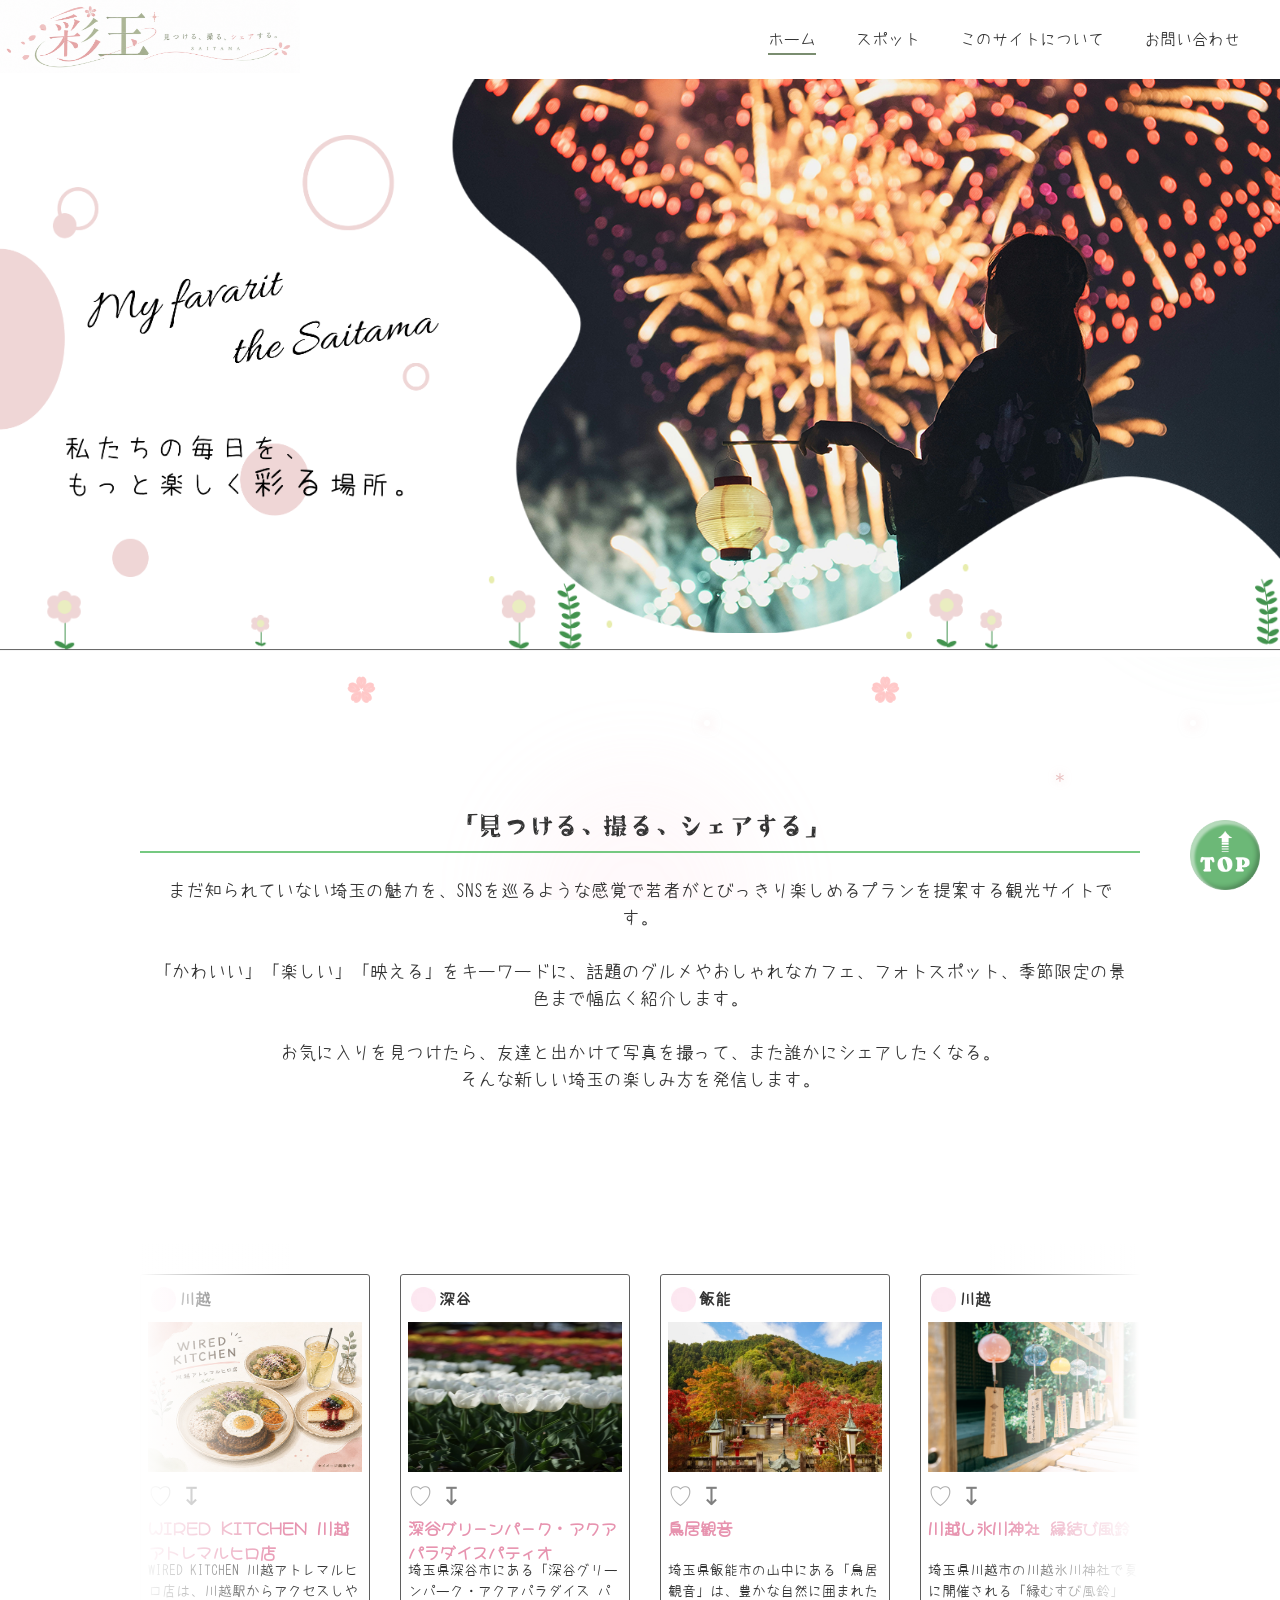
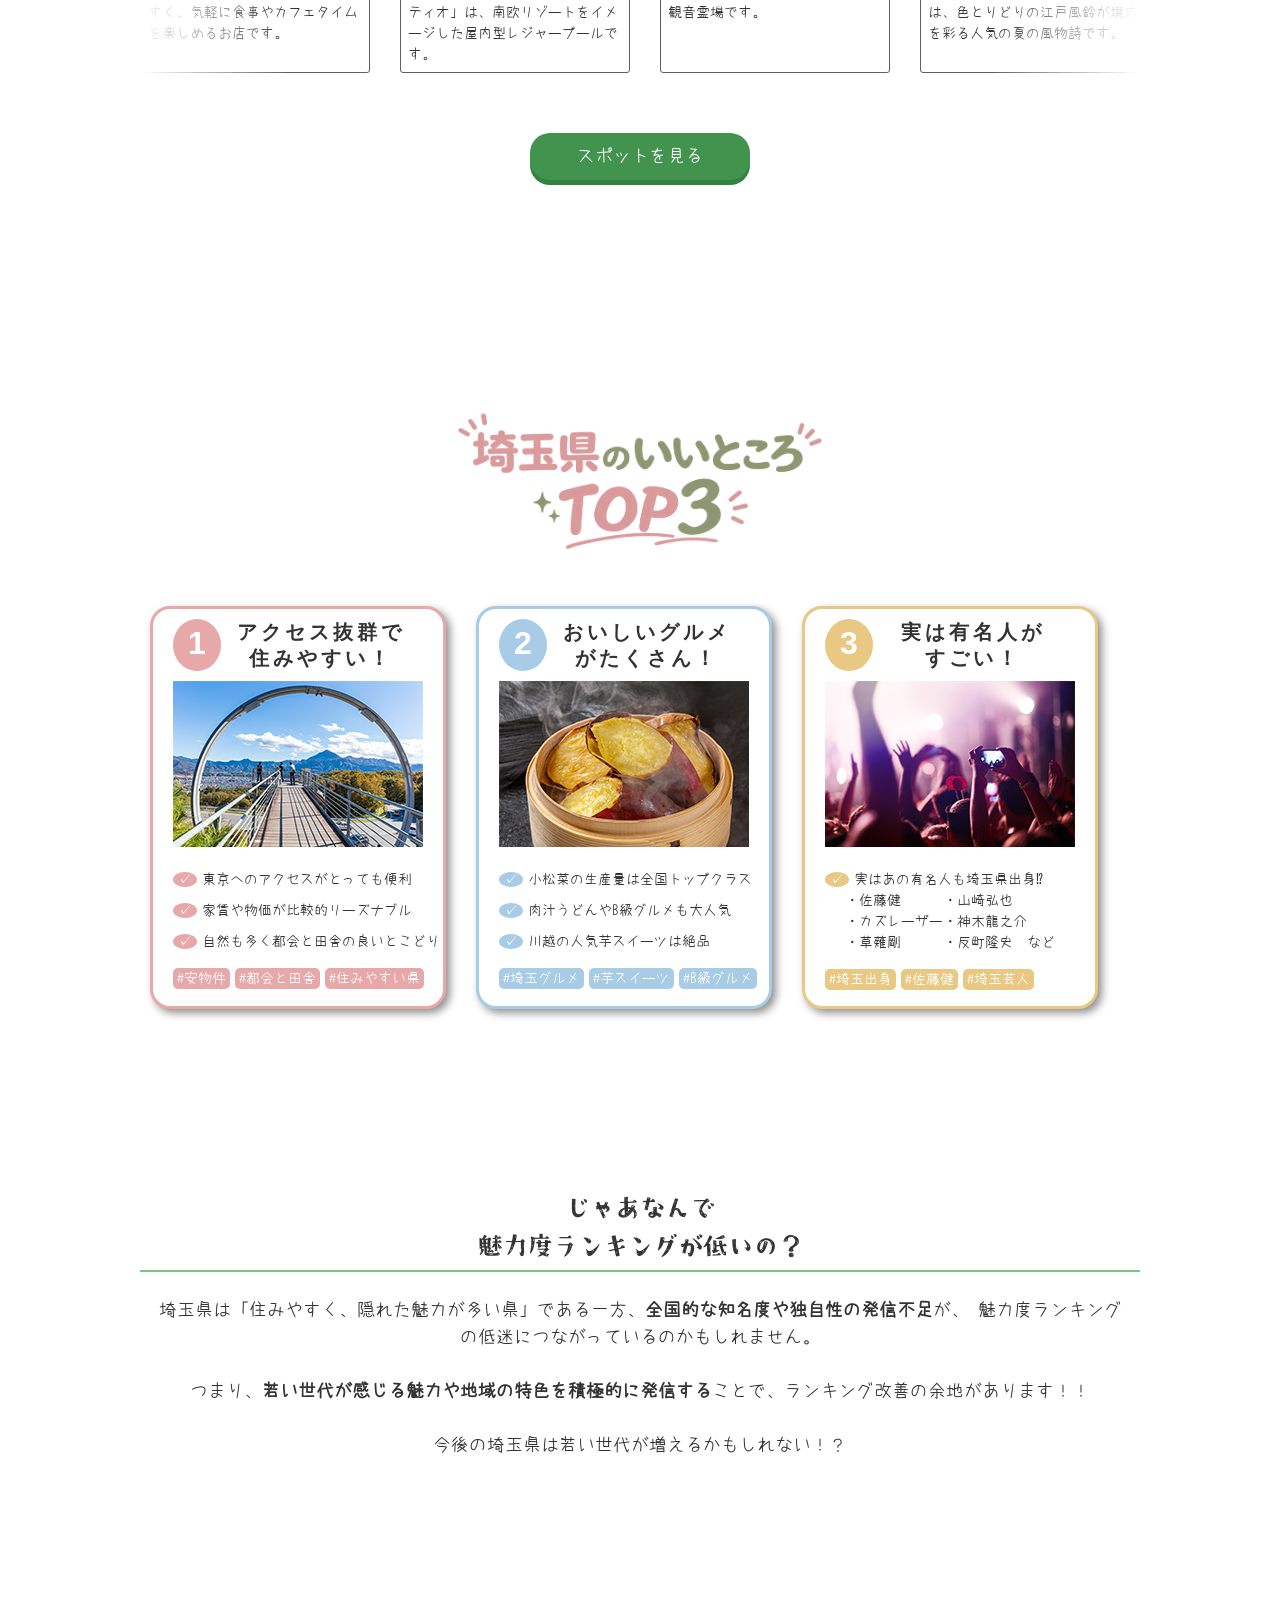
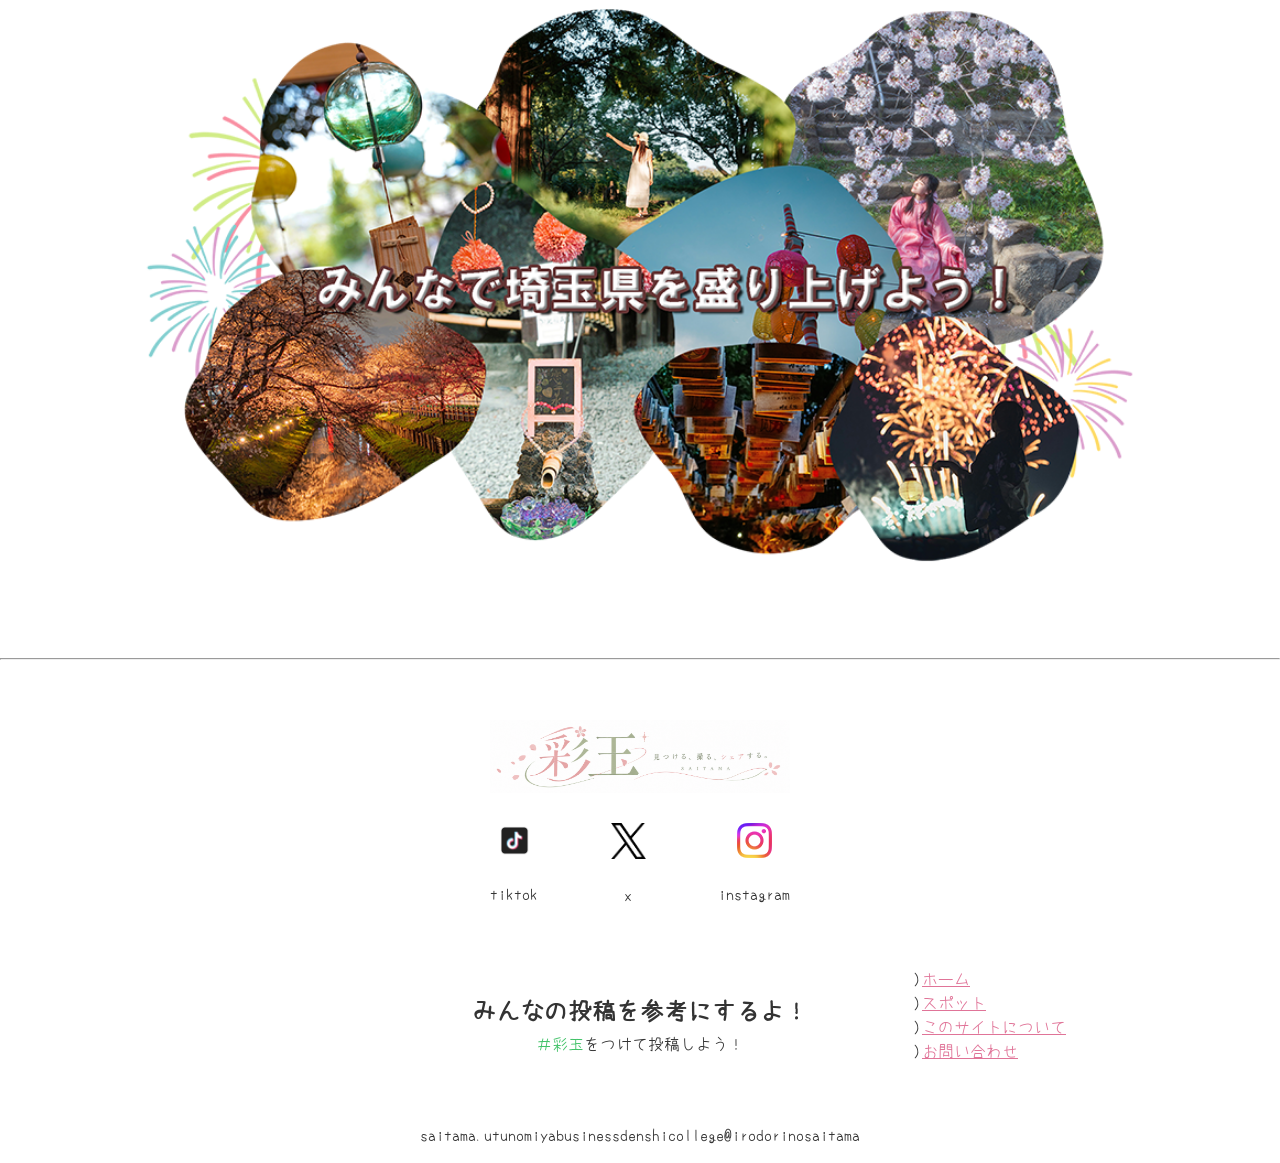
<file: index.html>
<!DOCTYPE html>
<html lang="ja">
<head>
    <meta charset="UTF-8">
    <meta name="viewport" content="width=device-width, initial-scale=1.0">
    <title>彩玉｜トップページ</title>
    <link rel="stylesheet" href="style.css">
    <link rel="icon" href="./img/fav.ico">
    <link rel="preconnect" href="https://fonts.googleapis.com">
<link rel="preconnect" href="https://fonts.gstatic.com" crossorigin>
<link href="https://fonts.googleapis.com/css2?family=Hachi+Maru+Pop&display=swap" rel="stylesheet">
</head>
<body>
      <!-- きらきら背景 -->
<div class="cute-bg">

    <!-- 大きな光 -->
    <div class="glow glow-pink"></div>
    <div class="glow glow-green"></div>
    <div class="glow glow-pink2"></div>

    <!-- キラキラ -->
    <span class="star star1"><img src="img/haikei_frower.png" style="width: 30px;"></span>
    
    <span class="star star3"><img src="img/haikei_frower.png" style="width: 30px;"></span>
    <span class="star star4">＊</span>
    <span class="star star5"><img src="img/haikei_frower.png" style="width: 30px;"></span>
    
    <span class="star star7"><img src="img/haikei_frower.png" style="width: 30px;"></span>
    <span class="star star8">＊</span>
    <span class="star star9"><img src="img/haikei_frower.png" style="width: 30px;"></span>
    
    <span class="star star11">＊</span>
    <span class="star star12">＊</span>

    <!-- 小さな光の粒 -->
    <i class="dot dot1"></i>
    <i class="dot dot2"></i>
    <i class="dot dot3"></i>
    <i class="dot dot4"></i>
    <i class="dot dot5"></i>
    <i class="dot dot6"></i>
    <i class="dot dot7"></i>
    <i class="dot dot8"></i>

</div>
    <a href="#" id="top-button">
        <img src="img/Group 44.png" alt="TOPに戻る">
    </a>
    <header>
        <a href="index.html"><img src="img/94432932-196e-4b25-ac85-ca7c07039156.png"></a>

        <div class="hamburger" id="hamburger">
            <span></span>
            <span></span>
            <span></span>
        </div>

        <nav id="nav">
            <ul>
                <li><a href="index.html" class="active">ホーム</a></li>
                <li><a href="spot.html">スポット</a></li>
                <li><a href="about.html">このサイトについて</a></li>
                <li><a href="contact.html">お問い合わせ</a></li>
            </ul>
        </nav>
    </header>

    <div class="overlay" id="overlay"></div>

    <!--パソコン-->
    <div id="pc_mainvisual">
        <ul>
            <li class="mv_right">
                <div class="mv_slider pc_slider">
                    <img src="img/mainvisual1.png">
                    <img src="img/mainvisual2.png">
                    <img src="img/mainvisual3.png">
                    <img src="img/mainvisual4.png">
                </div>
            </li>

            <li class="mv_left">
                <img src="img/Group 33.png">
            </li>
        </ul>

        <img src="img/Group 35.png" id="flower">
    </div>


    <!--スマホ-->
    <div id="sp_mainvisual">

        <div class="mv_slider sp_slider">
            <img src="img/sp_mainvisual1.png">
            <img src="img/sp_mainvisual2.png">
            <img src="img/sp_mainvisual3.png">
            <img src="img/sp_mainvisual4.png">
        </div>

        <img src="img/Group 37.png" class="sp_mainimg">

    </div>


    <div id="main_index">
        <div id="concept">
            <h3>「見つける、撮る、シェアする」</h3>
            <p>まだ知られていない埼玉の魅力を、SNSを巡るような感覚で若者がとびっきり楽しめるプランを提案する観光サイトです。<br><br>
                「かわいい」「楽しい」「映える」をキーワードに、話題のグルメやおしゃれなカフェ、フォトスポット、季節限定の景色まで幅広く紹介します。<br><br>
                お気に入りを見つけたら、友達と出かけて写真を撮って、また誰かにシェアしたくなる。<br>そんな新しい埼玉の楽しみ方を発信します。</p>
        </div>

        <div id="card">
            <div id="spot-carousel">
                <div id="spot-list"></div>
            </div>
            <a href="spot.html" id="button"><p>スポットを見る</p></a>
        </div>

        
        <div id="goodtop">
            <img src="img/ff6005fe-8a7e-411d-a6a6-f36455ff379c.png">
        </div>
        <div id="best">
            <div id="top1">
                <ul class="h12">
                    <li><h1>1</h1></li>
                    <li><h2>アクセス抜群で<br>住みやすい！</h2></li>
                </ul>
                <img src="img/AdobeStock_634514994.jpg">
                <ul class="check">
                    <li><span>✓</span>東京へのアクセスがとっても便利</li>
                    <li><span>✓</span>家賃や物価が比較的リーズナブル</li>
                    <li><span>✓</span>自然も多く都会と田舎の良いとこどり</li>
                </ul>
                <ul class="hassyu">
                    <li>#安物件</li>
                    <li>#都会と田舎</li>
                    <li>#住みやすい県</li>
                </ul>
            </div>
            <div id="top2">
                <ul class="h12">
                    <li><h1>2</h1></li>
                    <li><h2>おいしいグルメ<br>がたくさん！</h2></li>
                </ul>
                <img src="img/AdobeStock_294389123.jpg">
                <ul class="check">
                    <li><span>✓</span>小松菜の生産量は全国トップクラス</li>
                    <li><span>✓</span>肉汁うどんやB級グルメも大人気</li>
                    <li><span>✓</span>川越の人気芋スイーツは絶品</li>
                </ul>
                <ul class="hassyu">
                    <li>#埼玉グルメ</li>
                    <li>#芋スイーツ</li>
                    <li>#B級グルメ</li>
                </ul>
            </div>
            <div id="top3">
                <ul class="h12">
                    <li><h1>3</h1></li>
                    <li><h2>実は有名人が<br>すごい！</h2></li>
                </ul>
                <img src="img/AdobeStock_317662486.jpg">
                <ul class="check">
                    <li><span>✓</span>実はあの有名人も埼玉県出身⁉</li>
                    <p>・佐藤健　　　・山崎弘也<br>
                        ・カズレーザー・神木龍之介<br>
                        ・草薙剛　　　・反町隆史　など                    
                </ul>
                <ul class="hassyu">
                    <li>#埼玉出身</li>
                    <li>#佐藤健</li>
                    <li>#埼玉芸人</li>
                </ul>
            </div>
        </div>
        <div id="worst">
            <h3>じゃあなんで<br>魅力度ランキングが低いの？</h3>
            <p>埼玉県は「住みやすく、隠れた魅力が多い県」である一方、<b>全国的な知名度や独自性の発信不足</b>が、
                魅力度ランキングの低迷につながっているのかもしれません。<br><br>
                つまり、<b>若い世代が感じる魅力や地域の特色を積極的に発信する</b>ことで、ランキング改善の余地があります！！<br><br>
                今後の埼玉県は若い世代が増えるかもしれない！？
            </p>
        </div>

        <img src="img/アートボード 1.png" width="100%">
    </div>

    <footer>
        <hr>
        <div id="footer_1">
            <p><img src="img/94432932-196e-4b25-ac85-ca7c07039156.png" id="footer"></p>
            <ul id="footer_ul">
                <li><a href="https://www.tiktok.com/ja-JP/"><img src="img/icons8-チクタク-48.png"
                            id="footer_logo"></a><br>tiktok</li>
                <li><a href="https://x.com"><img src="img/x_logo.png" id="footer_logo"></a><br>x</li>
                <li><a href="https://www.instagram.com/?hl=ja"><img src="img/instagram.png"
                            id="footer_logo"></a><br>instagram</li>
            </ul>
            <div class="footer_content">

                <div class="footer_post">
                    <h2 id="footer_h2">みんなの投稿を参考にするよ！</h2>
                    <span>＃彩玉</span>をつけて投稿しよう！
                </div>

                <div id="footer2">
                    )<a href="index.html">ホーム</a><br>
                    )<a href="spot.html">スポット</a><br>
                    )<a href="about.html">このサイトについて</a><br>
                    )<a href="contact.html">お問い合わせ</a>
                </div>

            </div>
            <p id="footer_mail">
                saitama.utunomiyabusinessdenshicollege@irodorinosaitama
            </p>
    </footer>
    
    <script src="spots.js"></script>
    <script src="index_spot.js"></script>
    <script src="javascript.js"></script>
</body>
</html>
</file>
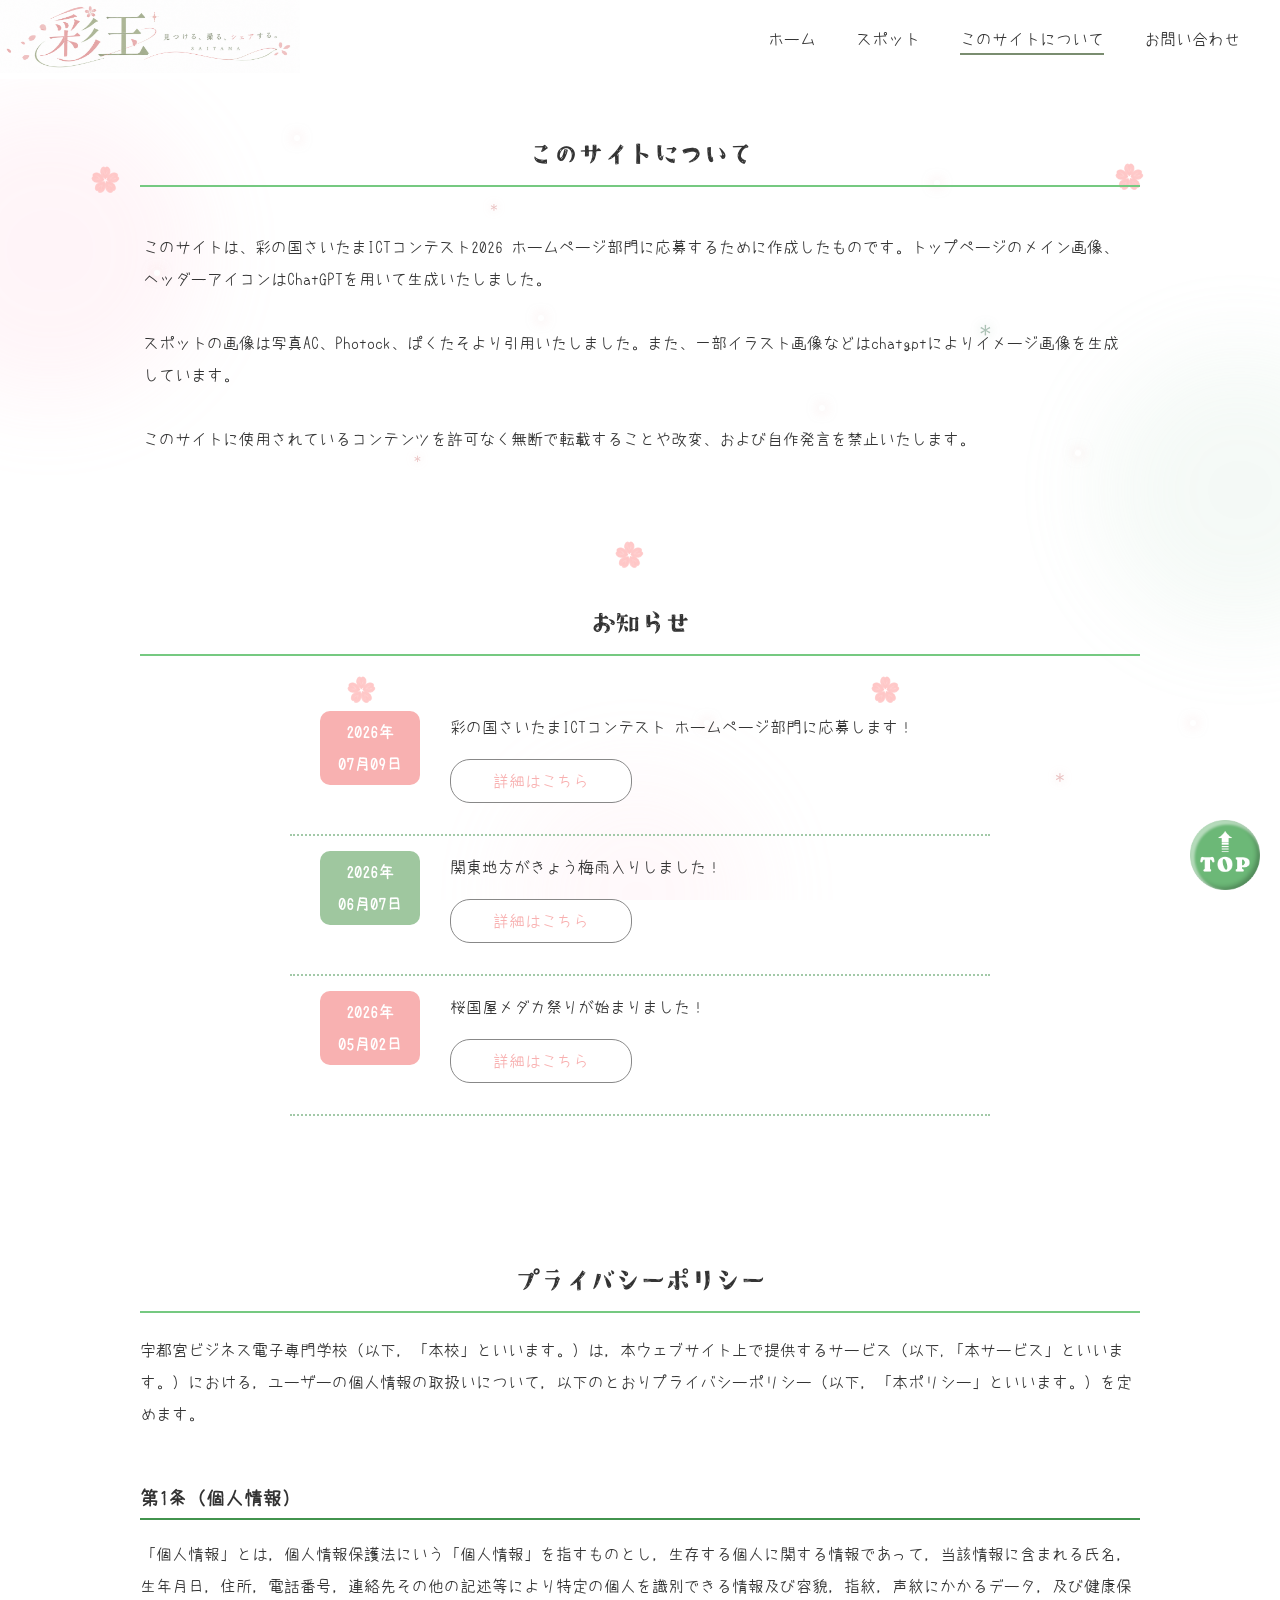
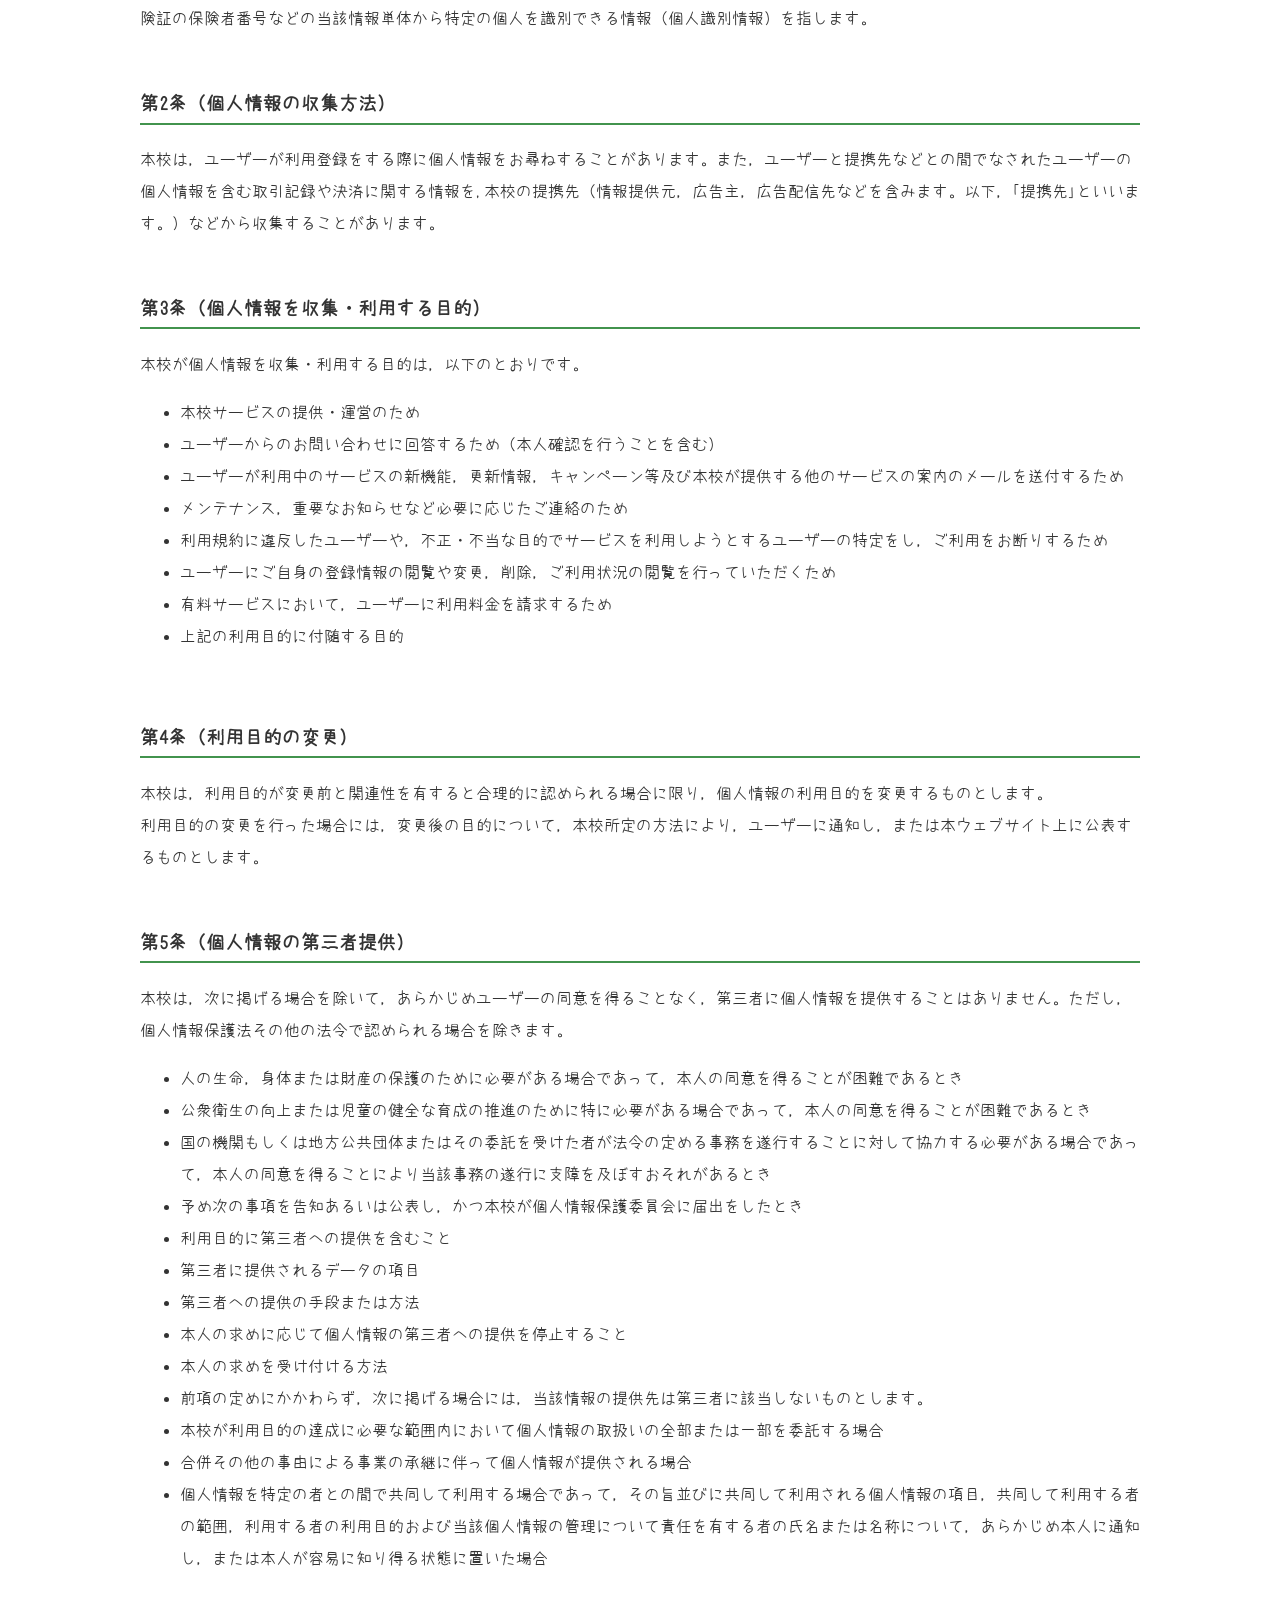
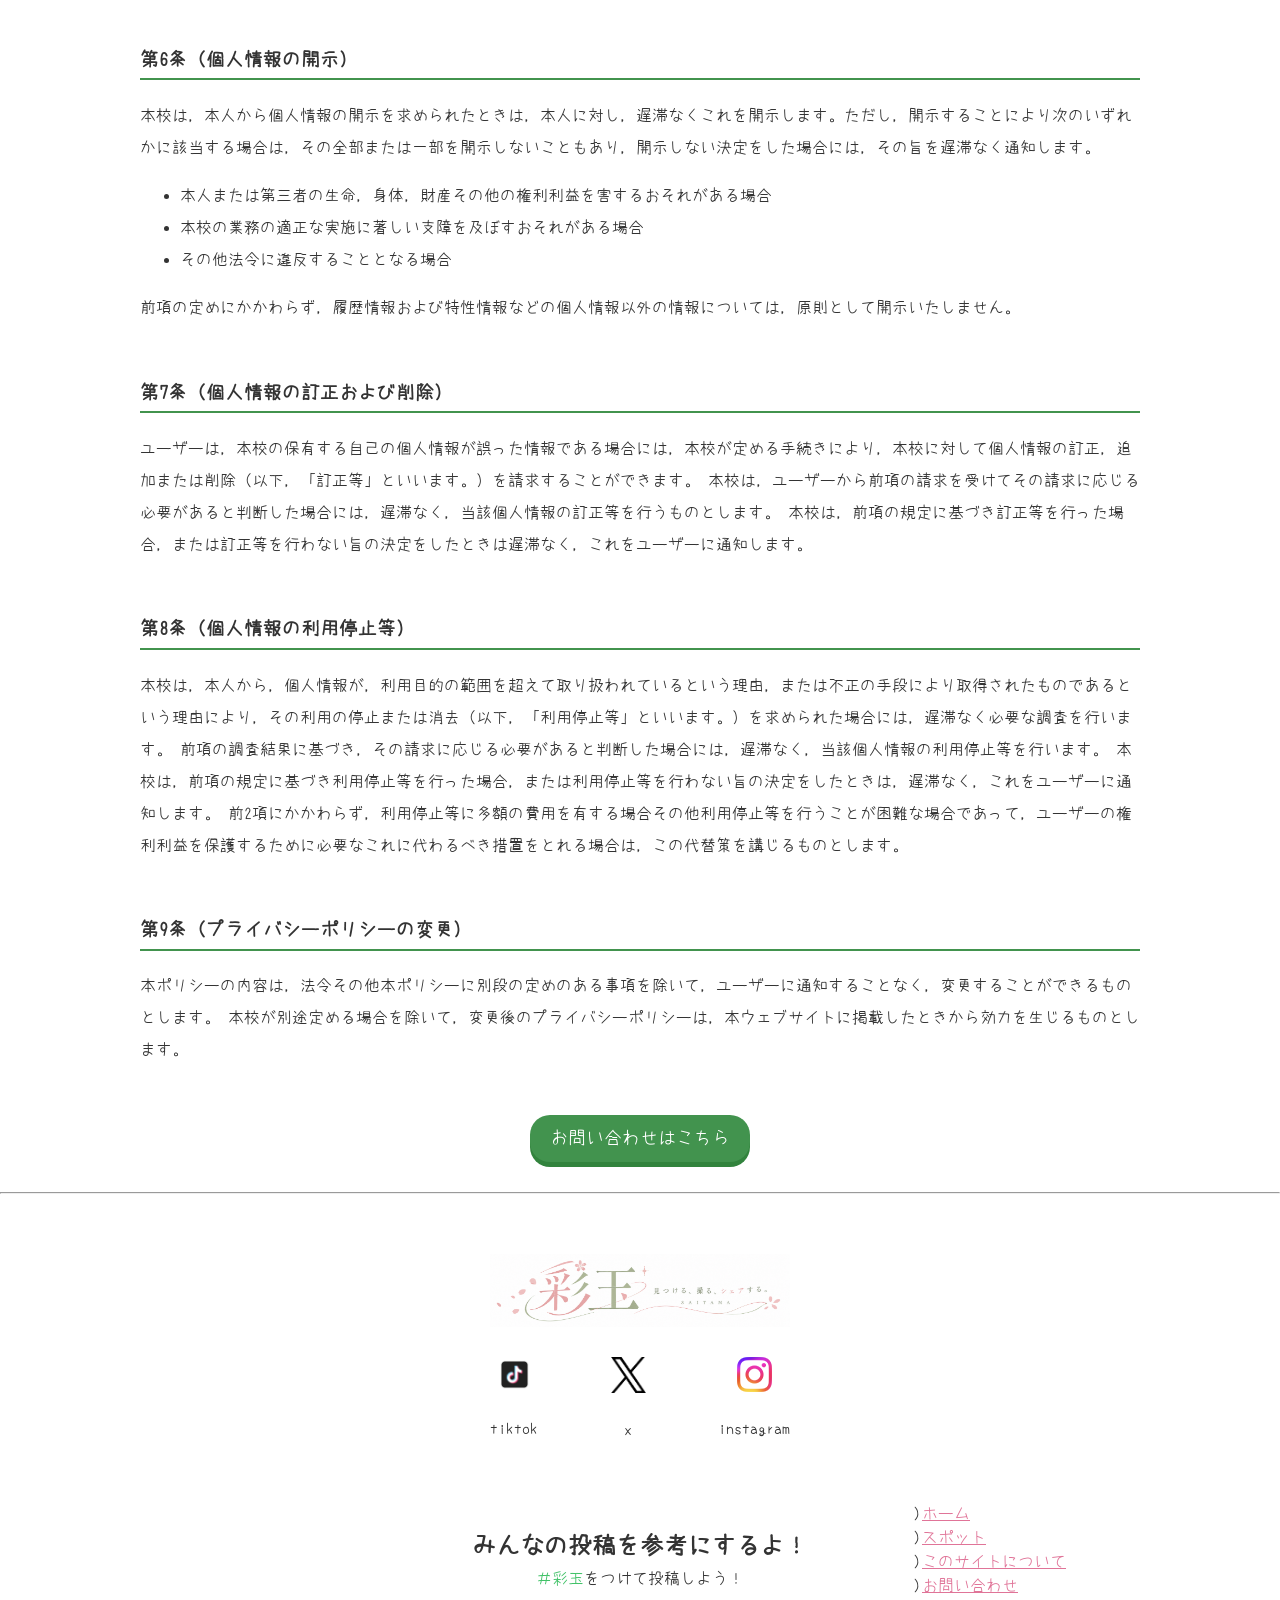
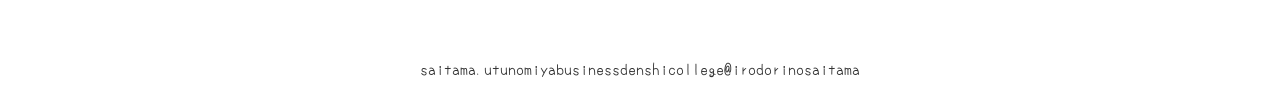
<file: about.html>
<!DOCTYPE html>
<html lang="ja">

<head>
    <meta charset="UTF-8">
    <meta name="viewport" content="width=device-width, initial-scale=1.0">
    <title>彩玉｜このサイトについて</title>
    <link rel="stylesheet" href="style.css">
    <link rel="icon" href="./img/fav.ico">
    <style>
        #news{
            max-width: 700px;
            width: 100%;
            margin: 0 auto;
        }
        .dateul{
            display: flex;
        }
        time{
            text-align: center;
            display: block;
            color: #fff;
            background-color: rgb(248, 177, 177);
            padding: 5px 10px;
            border-radius: 10px;
            width: 80px;
        }
        .green{
            background-color: rgb(159, 199, 159);
        }
        .dateul li{
            margin-left: 30px;
        }
    </style>
</head>

<body>
      <!-- きらきら背景 -->
<div class="cute-bg">

    <!-- 大きな光 -->
    <div class="glow glow-pink"></div>
    <div class="glow glow-green"></div>
    <div class="glow glow-pink2"></div>

    <!-- キラキラ -->
    <span class="star star1"><img src="img/haikei_frower.png" style="width: 30px;"></span>
    
    <span class="star star3"><img src="img/haikei_frower.png" style="width: 30px;"></span>
    <span class="star star4">＊</span>
    <span class="star star5"><img src="img/haikei_frower.png" style="width: 30px;"></span>
    
    <span class="star star7"><img src="img/haikei_frower.png" style="width: 30px;"></span>
    <span class="star star8">＊</span>
    <span class="star star9"><img src="img/haikei_frower.png" style="width: 30px;"></span>
    
    <span class="star star11">＊</span>
    <span class="star star12">＊</span>

    <!-- 小さな光の粒 -->
    <i class="dot dot1"></i>
    <i class="dot dot2"></i>
    <i class="dot dot3"></i>
    <i class="dot dot4"></i>
    <i class="dot dot5"></i>
    <i class="dot dot6"></i>
    <i class="dot dot7"></i>
    <i class="dot dot8"></i>

</div>
    <a href="#" id="top-button">
        <img src="img/Group 44.png" alt="TOPに戻る">
    </a>
    <header>
        <a href="index.html"><img src="img/94432932-196e-4b25-ac85-ca7c07039156.png"></a>

        <div class="hamburger" id="hamburger">
            <span></span>
            <span></span>
            <span></span>
        </div>

        <nav id="nav">
            <ul>
                <li><a href="index.html">ホーム</a></li>
                <li><a href="spot.html">スポット</a></li>
                <li><a href="about.html" class="active">このサイトについて</a></li>
                <li><a href="contact.html">お問い合わせ</a></li>
            </ul>
        </nav>
    </header>

    <div class="overlay" id="overlay"></div>
    <div id="site">
    <h3>このサイトについて</h3>
    <table>
        <tr>
            <td>
    <p class="p">このサイトは、彩の国さいたまICTコンテスト2026 ホームページ部門に応募するために作成したものです。トップページのメイン画像、ヘッダーアイコンはChatGPTを用いて生成いたしました。
        <br><br>スポットの画像は写真AC、Photock、ぱくたそより引用いたしました。また、一部イラスト画像などはchatgptによりイメージ画像を生成しています。
        <br><br>このサイトに使用されているコンテンツを許可なく無断で転載することや改変、および自作発言を禁止いたします。
    </p>
    </td>
    <td></td>
    </tr>
    </table>
    </div>
    <br>
    <div id="notice">
    <h3>お知らせ</h3>
    <ul id="news">
        <li class="dott">
            <ul class="dateul">
                <li><time datetime="2026-07-09">2026年<br>07月09日</time></li>
                <li>彩の国さいたまICTコンテスト ホームページ部門に応募します！<br>
                <p id="shousai01">詳細はこちら</p>
                <p id="message01">今年も埼玉県より行われている、彩の国さいたまICTコンテストのホームページ部門に応募します。<br>私たちの自慢の作品をぜひご覧ください！</p></li>
            </ul>
        </li>
        <li class="dott">
            <ul class="dateul">
                <li><time datetime="2026-06-07" class="green">2026年<br>06月07日</time></li>
                <li>関東地方がきょう梅雨入りしました！<br>
                <p id="shousai02">詳細はこちら</p>
                <p id="message02">気象庁によりますと、きょう関東地方が梅雨入りしたとのことです。<br>体調管理に気を付けてくださいね！</p></li>
            </ul>
        </li>
        <li class="dott">
            <ul class="dateul">
                <li><time datetime="2026-05-02">2026年<br>05月02日</time></li>
                <li>桜国屋メダカ祭りが始まりました！<br>
                <p id="shousai03">詳細はこちら</p>
                <p id="message03">北本市にて、地場物産館 桜国屋において、メダカ祭りが始まりました！<br>10月04日まで行われます。</p></li>
            </ul>
        </li>
    </ul>
    </div>
    <script>
         const Btn1 = document.getElementById("shousai01");
    const message1 = document.getElementById("message01");

    // ボタンがクリックされたら実行する処理
    Btn1.addEventListener("click", function(){
      // 現在のスタイルが "none" かどうかで表示・非表示を切り替え
      if (message1.style.display === "none") {
        message1.style.display = "block";   // テキストを表示
        Btn1.textContent = "閉じる";   // ボタンの文字を変える
      } else {
        message1.style.display = "none";    // テキストを非表示
        Btn1.textContent = "詳細はこちら";     // ボタンの文字を変える
      }
    });
             const Btn2 = document.getElementById("shousai02");
    const message2 = document.getElementById("message02");

    // ボタンがクリックされたら実行する処理
    Btn2.addEventListener("click", function(){
      // 現在のスタイルが "none" かどうかで表示・非表示を切り替え
      if (message2.style.display === "none") {
        message2.style.display = "block";   // テキストを表示
        Btn2.textContent = "閉じる";   // ボタンの文字を変える
      } else {
        message2.style.display = "none";    // テキストを非表示
        Btn2.textContent = "詳細はこちら";     // ボタンの文字を変える
      }
    })
             const Btn3 = document.getElementById("shousai03");
    const message3 = document.getElementById("message03");

    // ボタンがクリックされたら実行する処理
    Btn3.addEventListener("click", function(){
      // 現在のスタイルが "none" かどうかで表示・非表示を切り替え
      if (message3.style.display === "none") {
        message3.style.display = "block";   // テキストを表示
        Btn3.textContent = "閉じる";   // ボタンの文字を変える
      } else {
        message3.style.display = "none";    // テキストを非表示
        Btn3.textContent = "詳細はこちら";     // ボタンの文字を変える
      }
    });
    </script>
    <br>
    <div id="privacy" class="p">
        <h2 id="policy">プライバシーポリシー</h2>
        宇都宮ビジネス電子専門学校（以下，「本校」といいます。）は，本ウェブサイト上で提供するサービス（以下,「本サービス」といいます。）における，ユーザーの個人情報の取扱いについて，以下のとおりプライバシーポリシー（以下，「本ポリシー」といいます。）を定めます。
        <br><br>
        <h3>第1条（個人情報）</h3>
        「個人情報」とは，個人情報保護法にいう「個人情報」を指すものとし，生存する個人に関する情報であって，当該情報に含まれる氏名，生年月日，住所，電話番号，連絡先その他の記述等により特定の個人を識別できる情報及び容貌，指紋，声紋にかかるデータ，及び健康保険証の保険者番号などの当該情報単体から特定の個人を識別できる情報（個人識別情報）を指します。
        <br><br>
        <h3>第2条（個人情報の収集方法）</h3>
        本校は，ユーザーが利用登録をする際に個人情報をお尋ねすることがあります。また，ユーザーと提携先などとの間でなされたユーザーの個人情報を含む取引記録や決済に関する情報を,本校の提携先（情報提供元，広告主，広告配信先などを含みます。以下，｢提携先｣といいます。）などから収集することがあります。
        <br><br>
        <h3>第3条（個人情報を収集・利用する目的）</h3>
        本校が個人情報を収集・利用する目的は，以下のとおりです。
        <br>
        <ul>
            <li>本校サービスの提供・運営のため<br>
            <li>ユーザーからのお問い合わせに回答するため（本人確認を行うことを含む）<br>
            <li>ユーザーが利用中のサービスの新機能，更新情報，キャンペーン等及び本校が提供する他のサービスの案内のメールを送付するため<br>
            <li>メンテナンス，重要なお知らせなど必要に応じたご連絡のため<br>
            <li>利用規約に違反したユーザーや，不正・不当な目的でサービスを利用しようとするユーザーの特定をし，ご利用をお断りするため<br>
            <li>ユーザーにご自身の登録情報の閲覧や変更，削除，ご利用状況の閲覧を行っていただくため<br>
            <li>有料サービスにおいて，ユーザーに利用料金を請求するため<br>
            <li>上記の利用目的に付随する目的
        </ul><br>
        <h3>第4条（利用目的の変更）</h3>
        本校は，利用目的が変更前と関連性を有すると合理的に認められる場合に限り，個人情報の利用目的を変更するものとします。<br>
        利用目的の変更を行った場合には，変更後の目的について，本校所定の方法により，ユーザーに通知し，または本ウェブサイト上に公表するものとします。<br><br>
        <h3>第5条（個人情報の第三者提供）</h3>
        本校は，次に掲げる場合を除いて，あらかじめユーザーの同意を得ることなく，第三者に個人情報を提供することはありません。ただし，個人情報保護法その他の法令で認められる場合を除きます。<br>
        <ul>
            <li>人の生命，身体または財産の保護のために必要がある場合であって，本人の同意を得ることが困難であるとき</li>
            <li>公衆衛生の向上または児童の健全な育成の推進のために特に必要がある場合であって，本人の同意を得ることが困難であるとき</li>
            <li>国の機関もしくは地方公共団体またはその委託を受けた者が法令の定める事務を遂行することに対して協力する必要がある場合であって，本人の同意を得ることにより当該事務の遂行に支障を及ぼすおそれがあるとき</li>
            <li>予め次の事項を告知あるいは公表し，かつ本校が個人情報保護委員会に届出をしたとき</li>
            <li>利用目的に第三者への提供を含むこと</li>
            <li>第三者に提供されるデータの項目</li>
            <li>第三者への提供の手段または方法</li>
            <li>本人の求めに応じて個人情報の第三者への提供を停止すること</li>
            <li>本人の求めを受け付ける方法</li>
            <li>前項の定めにかかわらず，次に掲げる場合には，当該情報の提供先は第三者に該当しないものとします。</li>
            <li>本校が利用目的の達成に必要な範囲内において個人情報の取扱いの全部または一部を委託する場合</li>
            <li>合併その他の事由による事業の承継に伴って個人情報が提供される場合</li>
            <li>個人情報を特定の者との間で共同して利用する場合であって，その旨並びに共同して利用される個人情報の項目，共同して利用する者の範囲，利用する者の利用目的および当該個人情報の管理について責任を有する者の氏名または名称について，あらかじめ本人に通知し，または本人が容易に知り得る状態に置いた場合
            </li>
        </ul>
        <br>
        <h3>第6条（個人情報の開示）</h3>
        本校は，本人から個人情報の開示を求められたときは，本人に対し，遅滞なくこれを開示します。ただし，開示することにより次のいずれかに該当する場合は，その全部または一部を開示しないこともあり，開示しない決定をした場合には，その旨を遅滞なく通知します。
        <ul>
            <li>本人または第三者の生命，身体，財産その他の権利利益を害するおそれがある場合</li>
            <li>本校の業務の適正な実施に著しい支障を及ぼすおそれがある場合</li>
            <li>その他法令に違反することとなる場合</li>
        </ul>
        前項の定めにかかわらず，履歴情報および特性情報などの個人情報以外の情報については，原則として開示いたしません。
        <br><br>
        <h3>第7条（個人情報の訂正および削除）</h3>
        ユーザーは，本校の保有する自己の個人情報が誤った情報である場合には，本校が定める手続きにより，本校に対して個人情報の訂正，追加または削除（以下，「訂正等」といいます。）を請求することができます。
        本校は，ユーザーから前項の請求を受けてその請求に応じる必要があると判断した場合には，遅滞なく，当該個人情報の訂正等を行うものとします。
        本校は，前項の規定に基づき訂正等を行った場合，または訂正等を行わない旨の決定をしたときは遅滞なく，これをユーザーに通知します。
        <br><br>
        <h3>第8条（個人情報の利用停止等）</h3>
        本校は，本人から，個人情報が，利用目的の範囲を超えて取り扱われているという理由，または不正の手段により取得されたものであるという理由により，その利用の停止または消去（以下，「利用停止等」といいます。）を求められた場合には，遅滞なく必要な調査を行います。
        前項の調査結果に基づき，その請求に応じる必要があると判断した場合には，遅滞なく，当該個人情報の利用停止等を行います。
        本校は，前項の規定に基づき利用停止等を行った場合，または利用停止等を行わない旨の決定をしたときは，遅滞なく，これをユーザーに通知します。
        前2項にかかわらず，利用停止等に多額の費用を有する場合その他利用停止等を行うことが困難な場合であって，ユーザーの権利利益を保護するために必要なこれに代わるべき措置をとれる場合は，この代替策を講じるものとします。
        <br><br>
        <h3>第9条（プライバシーポリシーの変更）</h3>
        本ポリシーの内容は，法令その他本ポリシーに別段の定めのある事項を除いて，ユーザーに通知することなく，変更することができるものとします。
        本校が別途定める場合を除いて，変更後のプライバシーポリシーは，本ウェブサイトに掲載したときから効力を生じるものとします。</li>
        </ul>
    </div>
    <a href="contact.html" id="button" style="text-align: center;">
        <p>お問い合わせはこちら</p>
    </a>
    <script src="javascript.js"></script>
        <footer>
            <hr>
        <div id="footer_1">
            <p><img src="img/94432932-196e-4b25-ac85-ca7c07039156.png" id="footer"></p>
            <ul id="footer_ul">
                <li><a href="https://www.tiktok.com/ja-JP/"><img src="img/icons8-チクタク-48.png"
                            id="footer_logo"></a><br>tiktok</li>
                <li><a href="https://x.com"><img src="img/x_logo.png" id="footer_logo"></a><br>x</li>
                <li><a href="https://www.instagram.com/?hl=ja"><img src="img/instagram.png"
                            id="footer_logo"></a><br>instagram</li>
            </ul>
            <div class="footer_content">

                <div class="footer_post">
                    <h2 id="footer_h2">みんなの投稿を参考にするよ！</h2>
                    <span>＃彩玉</span>をつけて投稿しよう！
                </div>

                <div id="footer2">
                    )<a href="index.html">ホーム</a><br>
                    )<a href="spot.html">スポット</a><br>
                    )<a href="about.html">このサイトについて</a><br>
                    )<a href="contact.html">お問い合わせ</a>
                </div>

            </div>
            <p id="footer_mail">
                 saitama.utunomiyabusinessdenshicollege@irodorinosaitama
            </p>
    </footer>
</body>

</html>
</file>
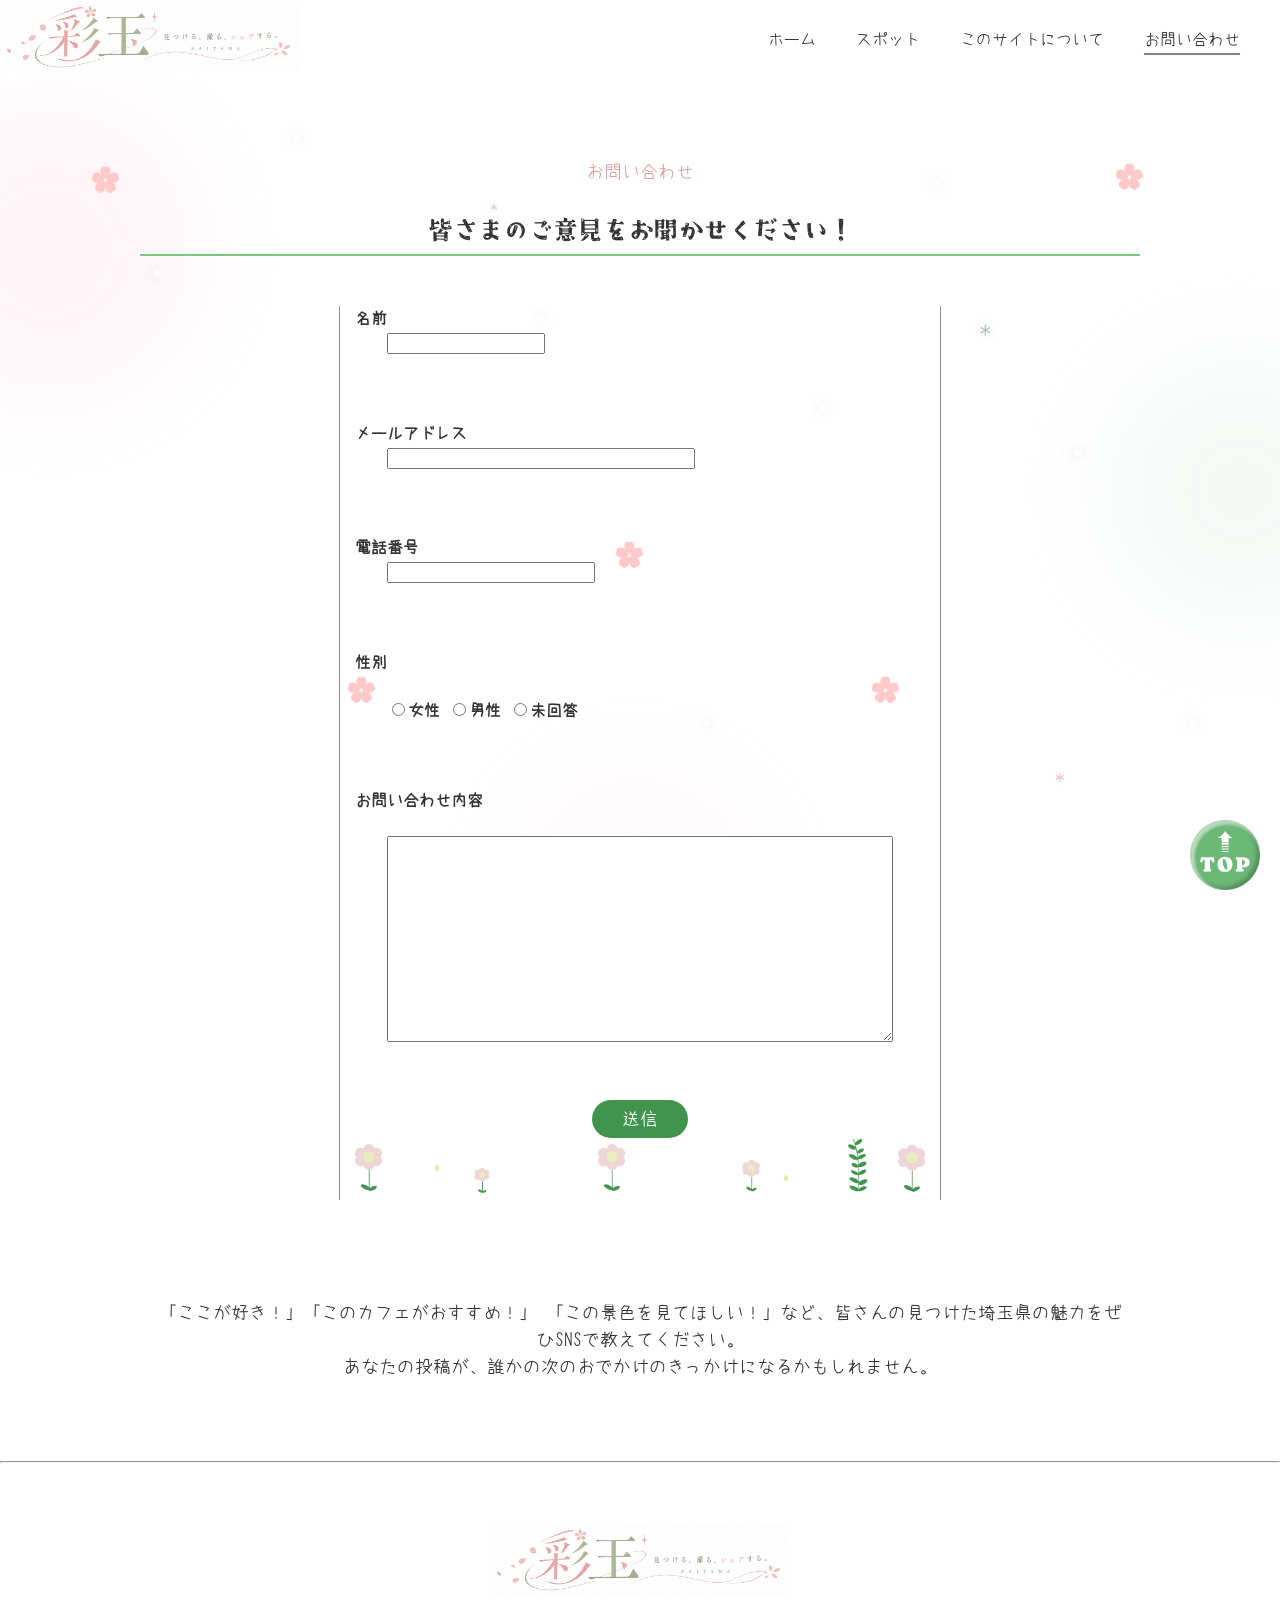
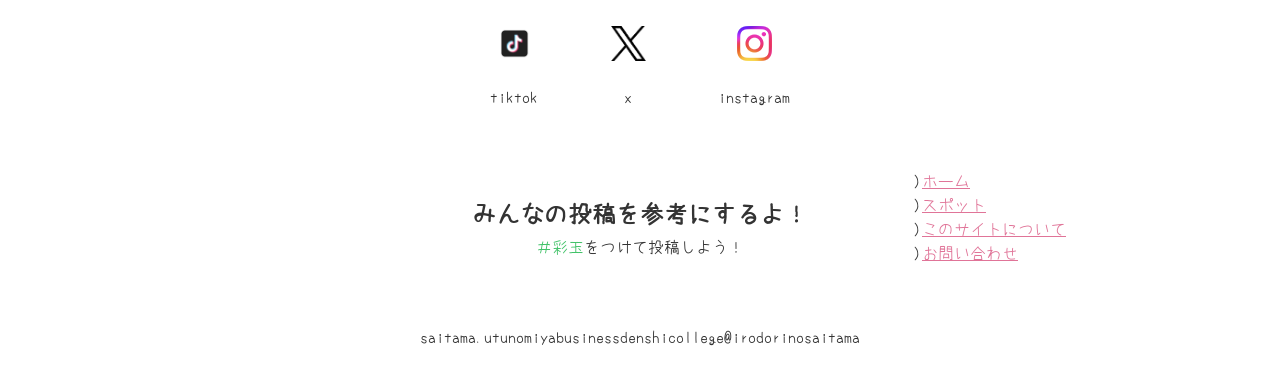
<file: contact.html>
<!DOCTYPE html>
<html lang="ja">
<head>
    <meta charset="UTF-8">
    <meta name="viewport" content="width=device-width, initial-scale=1.0">
    <title>彩玉｜お問い合わせ</title>
    <link rel="stylesheet" href="style.css">
    <link rel="icon" href="./img/fav.ico">
    <style>
        #button2{
            color: #fff;
            background-color: #42934E;
            padding: 10px 30px;
            border-radius: 20px;
            border: none;
            margin: 30px 0 0 0;
            font-family: "azuki";
            font-size: 18px;
        }
    </style>
</head>
<body>
      <!-- きらきら背景 -->
<div class="cute-bg">

    <!-- 大きな光 -->
    <div class="glow glow-pink"></div>
    <div class="glow glow-green"></div>
    <div class="glow glow-pink2"></div>

    <!-- キラキラ -->
    <span class="star star1"><img src="img/haikei_frower.png" style="width: 30px;"></span>
    
    <span class="star star3"><img src="img/haikei_frower.png" style="width: 30px;"></span>
    <span class="star star4">＊</span>
    <span class="star star5"><img src="img/haikei_frower.png" style="width: 30px;"></span>
    
    <span class="star star7"><img src="img/haikei_frower.png" style="width: 30px;"></span>
    <span class="star star8">＊</span>
    <span class="star star9"><img src="img/haikei_frower.png" style="width: 30px;"></span>
    
    <span class="star star11">＊</span>
    <span class="star star12">＊</span>

    <!-- 小さな光の粒 -->
    <i class="dot dot1"></i>
    <i class="dot dot2"></i>
    <i class="dot dot3"></i>
    <i class="dot dot4"></i>
    <i class="dot dot5"></i>
    <i class="dot dot6"></i>
    <i class="dot dot7"></i>
    <i class="dot dot8"></i>

</div>
    <a href="#" id="top-button">
        <img src="img/Group 44.png" alt="TOPに戻る">
    </a>
    <header>
        <a href="index.html"><img src="img/94432932-196e-4b25-ac85-ca7c07039156.png"></a>

        <div class="hamburger" id="hamburger">
            <span></span>
            <span></span>
            <span></span>
        </div>

        <nav id="nav">
            <ul>
                <li><a href="index.html">ホーム</a></li>
                <li><a href="spot.html">スポット</a></li>
                <li><a href="about.html">このサイトについて</a></li>
                <li><a href="contact.html" class="active">お問い合わせ</a></li>
            </ul>
        </nav>
    </header>

    <div class="overlay" id="overlay"></div>

    <div id="main_contact">
        <p class="pink">お問い合わせ</p>
        <h3>皆さまのご意見をお聞かせください！</h3>
        <div id="form">
            <form>
                <label><h4>名前<br>　　<input type="text" id="name" required></h4></label><br>
                <label><h4>メールアドレス<br>　　<input type="email" id="mail" required></h4></label><br>
                <label><h4>電話番号<br>　　<input type="tel" id="tel" required></h4></label><br>
                <h4>性別<br><br><label>　　<input type="radio" value="0" name="gender">女性</label>
                               <label><input type="radio" value="1" name="gender">男性</label>
                               <label><input type="radio" value="2" name="gender">未回答</label></h4><br>
                <label><h4>お問い合わせ内容<br><br>　　<textarea id="area" required></textarea></h4></label>
                <p><input type="submit" value="送信" id="button2"></p>
                <img src="img/Group 43.png">
            </form>
        </div>

        <p>「ここが好き！」「このカフェがおすすめ！」
           「この景色を見てほしい！」など、皆さんの見つけた埼玉県の魅力をぜひSNSで教えてください。<br>
           あなたの投稿が、誰かの次のおでかけのきっかけになるかもしれません。
        </p>
    </div>

    <footer>
        <hr>
        <div id="footer_1">
            <p><img src="img/94432932-196e-4b25-ac85-ca7c07039156.png" id="footer"></p>
            <ul id="footer_ul">
                <li><a href="https://www.tiktok.com/ja-JP/"><img src="img/icons8-チクタク-48.png"
                            id="footer_logo"></a><br>tiktok</li>
                <li><a href="https://x.com"><img src="img/x_logo.png" id="footer_logo"></a><br>x</li>
                <li><a href="https://www.instagram.com/?hl=ja"><img src="img/instagram.png"
                            id="footer_logo"></a><br>instagram</li>
            </ul>
            <div class="footer_content">

                <div class="footer_post">
                    <h2 id="footer_h2">みんなの投稿を参考にするよ！</h2>
                    <span>＃彩玉</span>をつけて投稿しよう！
                </div>

                <div id="footer2">
                    )<a href="index.html">ホーム</a><br>
                    )<a href="spot.html">スポット</a><br>
                    )<a href="about.html">このサイトについて</a><br>
                    )<a href="contact.html">お問い合わせ</a>
                </div>

            </div>
            <p id="footer_mail">
                 saitama.utunomiyabusinessdenshicollege@irodorinosaitama
            </p>
    </footer>

    
    <script src="javascript.js"></script>
</body>
</html>
</file>
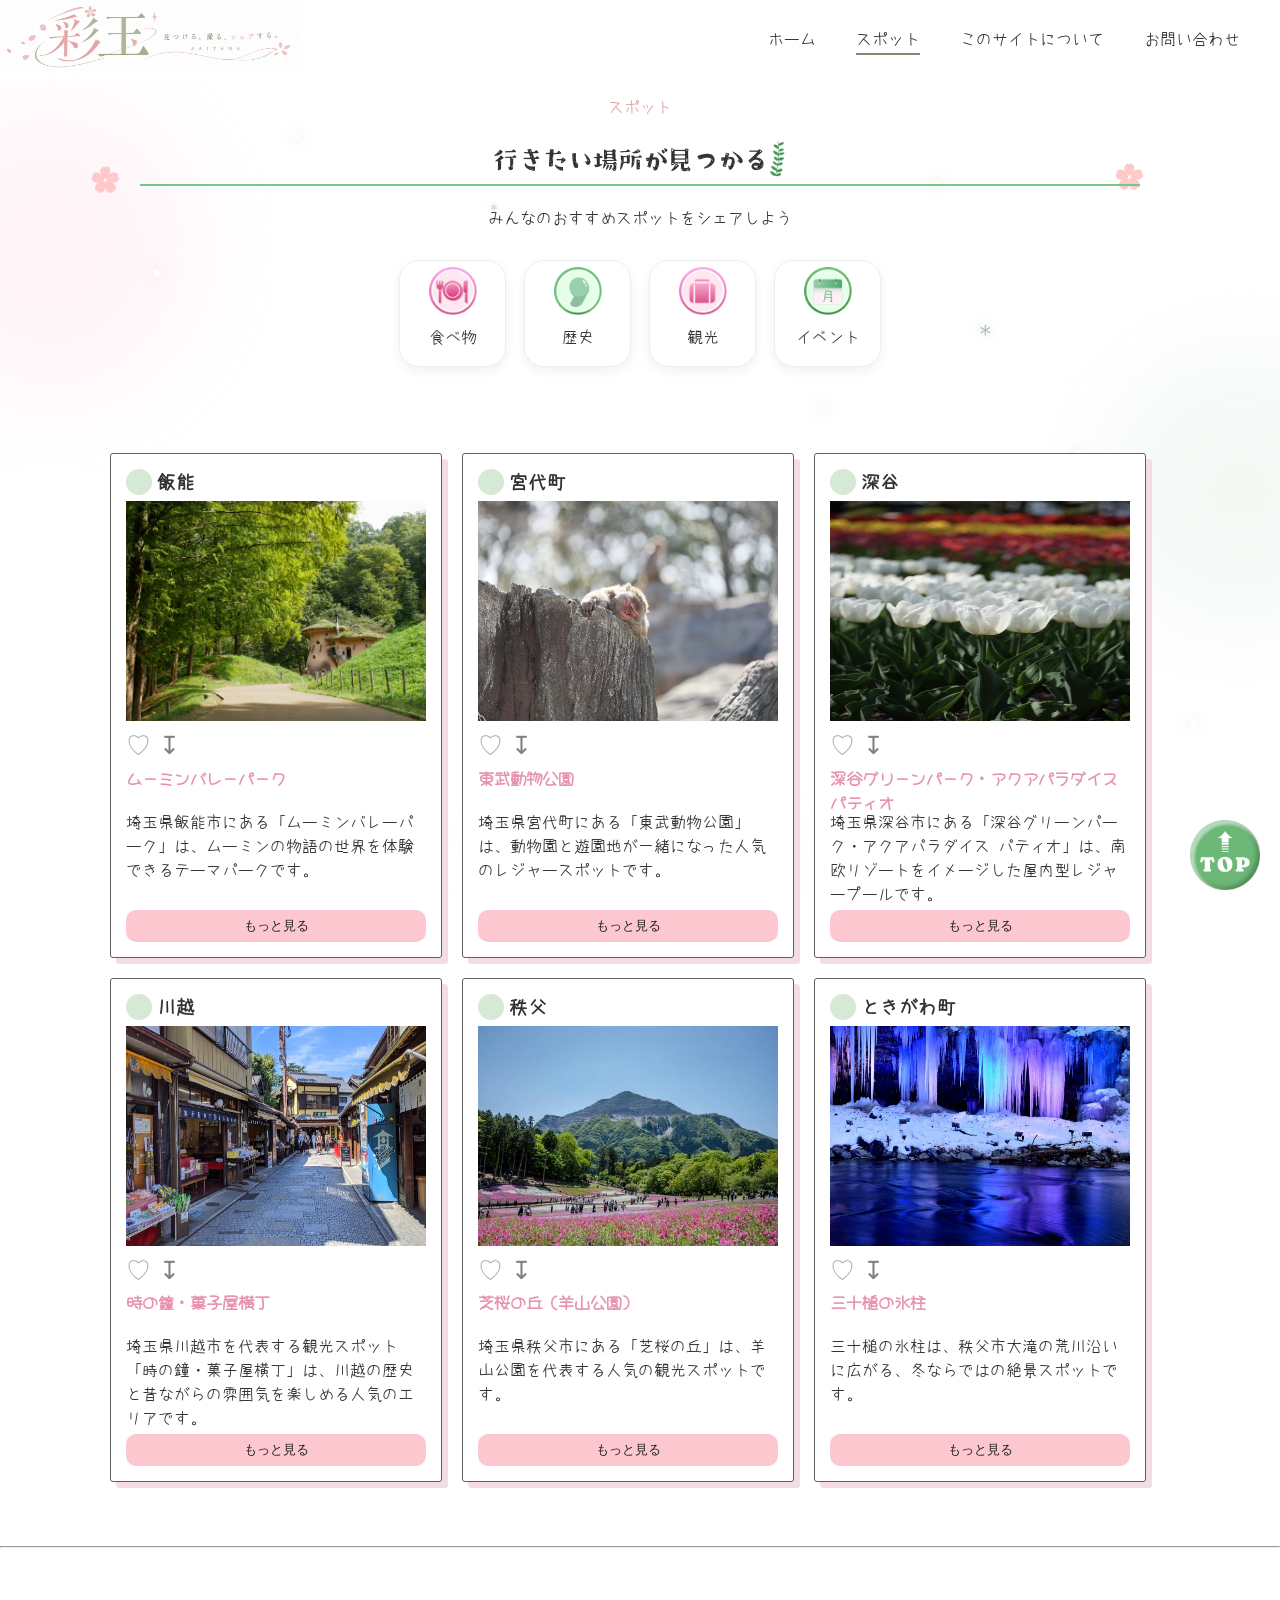
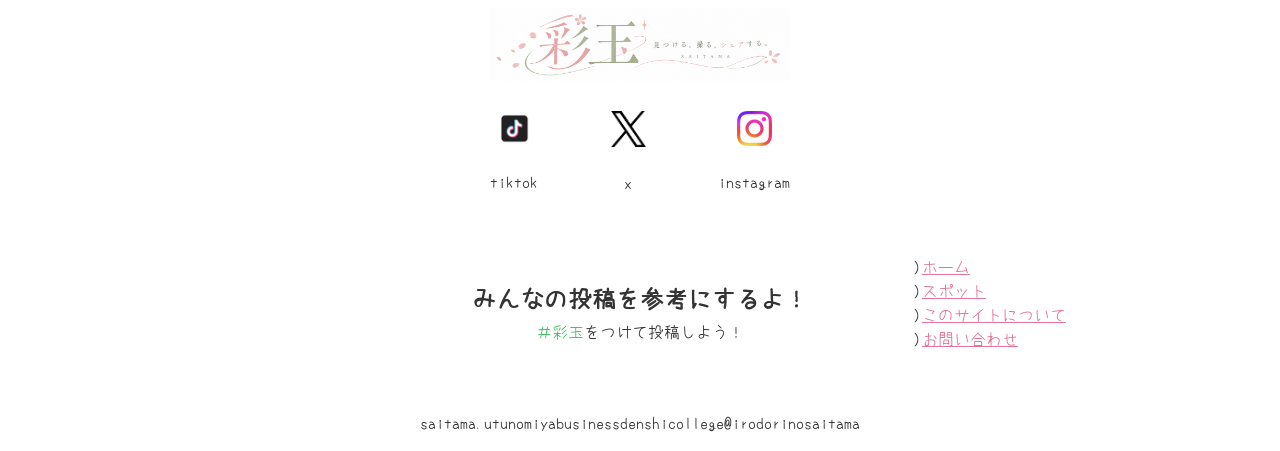
<file: spot.html>
<!DOCTYPE html>
<html lang="ja">

<head>
    <meta charset="UTF-8">
    <meta name="viewport" content="width=device-width, initial-scale=1.0">
    <title>彩玉｜スポット</title>
    <link rel="stylesheet" href="style.css">
    <link rel="icon" href="./img/fav.ico">
    <style>
        /* カテゴリーボタン */
#category ul {
    display: flex;
    justify-content: center;
    align-items: center;
    gap: 18px;

    padding: 0;
    margin: 30px auto;

    list-style: none;
}

/* ボタン */
#category li {
    width: 105px;
    height: 105px;

    background: #ffffff;
    border: 1px solid #eeeeee;
    border-radius: 20px;

    display: flex;
    flex-direction: column;
    justify-content: center;
    align-items: center;

    cursor: pointer;

    box-shadow: 0 4px 12px rgba(0, 0, 0, 0.06);

    transition: all 0.3s ease;
}

/* アイコン */
#category li img {
    width: 48px;
    height: 48px;

    object-fit: contain;

    transition: transform 0.3s ease;
}

/* 文字 */
#category .spottext {
    margin: 6px 0 0;

    font-size: 13px;
    font-weight: bold;

    color: #587060;
}

/* ホバー */
#category li:hover {
    transform: translateY(-5px);

    /* border-color: #DE9F9F; */

    box-shadow: 0 8px 18px rgba(222, 159, 159, 0.18);
}

#category li:hover img {
    transform: scale(1.08);
}

/* クリック時 */
#category li:active {
    transform: scale(0.96);
}

/* 選択中 */
#category li.selected {
    border: 2px solid #DE9F9F;

    background: #fff8f8;

    box-shadow: 0 6px 18px rgba(222, 159, 159, 0.2);
}

#category li.selected .spottext {
    color: #DE9F9F;
}


/* =====================================
   彩玉｜きらきら可愛い背景
===================================== */

body {
    position: relative;
    background: #ffffff;
    overflow-x: hidden;
}


/* 背景専用レイヤー */
.cute-bg {
    position: fixed;
    inset: 0;

    width: 100%;
    height: 100%;

    overflow: hidden;

    pointer-events: none;
    z-index: -1;
}


/* =====================================
   ふわっとした光
===================================== */

.glow {
    position: absolute;

    border-radius: 50%;

    filter: blur(45px);

    opacity: 0.45;
}


/* ピンク */
.glow-pink {
    width: 300px;
    height: 300px;

    left: -100px;
    top: 100px;

    background: rgba(255, 190, 210, 0.35);

    animation: glowPink 10s ease-in-out infinite;
}


/* グリーン */
.glow-green {
    width: 280px;
    height: 280px;

    right: -100px;
    top: 350px;

    background: rgba(190, 220, 200, 0.35);

    animation: glowGreen 12s ease-in-out infinite;
}


/* 下のピンク */
.glow-pink2 {
    width: 250px;
    height: 250px;

    left: 40%;
    bottom: -120px;

    background: rgba(255, 205, 220, 0.28);

    animation: glowPink2 14s ease-in-out infinite;
}


/* =====================================
   キラキラ
===================================== */

.star {
    position: absolute;

    display: block;

    font-family: serif;

    color: rgba(222, 159, 159, 0.65);

    text-shadow:
        0 0 5px rgba(255, 255, 255, 1),
        0 0 10px rgba(222, 159, 159, 0.4),
        0 0 20px rgba(222, 159, 159, 0.2);

    animation: twinkle 4s ease-in-out infinite;
}


/* =====================================
   星の位置
===================================== */

.star1 {
    left: 7%;
    top: 18%;
    font-size: 30px;
}

.star2 {
    left: 17%;
    top: 40%;
    font-size: 18px;
    animation-delay: 1s;
}

.star3 {
    left: 27%;
    top: 75%;
    font-size: 25px;
    animation-delay: 2.5s;
}

.star4 {
    left: 38%;
    top: 22%;
    font-size: 16px;
    animation-delay: 0.5s;
}

.star5 {
    left: 48%;
    top: 60%;
    font-size: 22px;
    animation-delay: 3s;
}

.star6 {
    left: 60%;
    top: 15%;
    font-size: 30px;
    animation-delay: 1.5s;
}

.star7 {
    left: 68%;
    top: 75%;
    font-size: 17px;
    animation-delay: 4s;
}

.star8 {
    left: 76%;
    top: 35%;
    font-size: 25px;
    color: rgba(120, 155, 135, 0.6);

    text-shadow:
        0 0 5px #fff,
        0 0 12px rgba(120, 155, 135, 0.4);

    animation-delay: 2s;
}

.star9 {
    left: 87%;
    top: 18%;
    font-size: 19px;
    animation-delay: 3.5s;
}

.star10 {
    left: 92%;
    top: 60%;
    font-size: 28px;

    color: rgba(120, 155, 135, 0.55);

    text-shadow:
        0 0 5px #fff,
        0 0 12px rgba(120, 155, 135, 0.4);

    animation-delay: 1s;
}

.star11 {
    left: 32%;
    top: 50%;
    font-size: 15px;
    animation-delay: 4.5s;
}

.star12 {
    left: 82%;
    top: 85%;
    font-size: 20px;
    animation-delay: 2.8s;
}


/* =====================================
   小さな光の粒
===================================== */

.dot {
    position: absolute;

    display: block;

    width: 6px;
    height: 6px;

    border-radius: 50%;

    background: #ffffff;

    box-shadow:
        0 0 5px rgba(255, 255, 255, 1),
        0 0 12px rgba(222, 159, 159, 0.55);

    animation: dotFloat 6s ease-in-out infinite;
}


/* 粒の位置 */

.dot1 {
    left: 12%;
    top: 30%;
}

.dot2 {
    left: 23%;
    top: 15%;
    animation-delay: 2s;
}

.dot3 {
    left: 42%;
    top: 35%;
    animation-delay: 4s;
}

.dot4 {
    left: 55%;
    top: 80%;
    animation-delay: 1s;
}

.dot5 {
    left: 64%;
    top: 45%;
    animation-delay: 3s;
}

.dot6 {
    left: 73%;
    top: 20%;
    animation-delay: 5s;
}

.dot7 {
    left: 84%;
    top: 50%;
    animation-delay: 1.5s;
}

.dot8 {
    left: 93%;
    top: 80%;
    animation-delay: 3.5s;
}


/* =====================================
   キラキラのアニメーション
===================================== */

@keyframes twinkle {

    0% {
        opacity: 0.15;

        transform:
            translateY(15px)
            scale(0.55)
            rotate(0deg);
    }

    25% {
        opacity: 0.45;
    }

    50% {
        opacity: 1;

        transform:
            translateY(-15px)
            scale(1.25)
            rotate(20deg);
    }

    75% {
        opacity: 0.5;
    }

    100% {
        opacity: 0.15;

        transform:
            translateY(10px)
            scale(0.55)
            rotate(40deg);
    }
}


/* =====================================
   粒がふわふわ
===================================== */

@keyframes dotFloat {

    0%,
    100% {
        opacity: 0.15;

        transform:
            translate(0, 15px)
            scale(0.6);
    }

    50% {
        opacity: 0.9;

        transform:
            translate(15px, -20px)
            scale(1.3);
    }
}


/* =====================================
   光の動き
===================================== */

@keyframes glowPink {

    0%,
    100% {
        transform:
            translate(0, 0)
            scale(1);
    }

    50% {
        transform:
            translate(180px, 100px)
            scale(1.25);
    }
}


@keyframes glowGreen {

    0%,
    100% {
        transform:
            translate(0, 0)
            scale(1);
    }

    50% {
        transform:
            translate(-160px, -80px)
            scale(1.2);
    }
}


@keyframes glowPink2 {

    0%,
    100% {
        transform:
            translate(0, 0)
            scale(1);
    }

    50% {
        transform:
            translate(-100px, -80px)
            scale(1.2);
    }
}

footer{
    background-color: #fff;
}
    </style>

<link rel="preconnect" href="https://fonts.googleapis.com">
<link rel="preconnect" href="https://fonts.gstatic.com" crossorigin>
<link href="https://fonts.googleapis.com/css2?family=Hachi+Maru+Pop&display=swap" rel="stylesheet">

</head>

<body>
    <!-- きらきら背景 -->
<div class="cute-bg">

    <!-- 大きな光 -->
    <div class="glow glow-pink"></div>
    <div class="glow glow-green"></div>
    <div class="glow glow-pink2"></div>

    <!-- キラキラ -->
    <span class="star star1"><img src="img/haikei_frower.png" style="width: 30px;"></span>
    
    <span class="star star3"><img src="img/haikei_frower.png" style="width: 30px;"></span>
    <span class="star star4">＊</span>
    <span class="star star5"><img src="img/haikei_frower.png" style="width: 30px;"></span>
    
    <span class="star star7"><img src="img/haikei_frower.png" style="width: 30px;"></span>
    <span class="star star8">＊</span>
    <span class="star star9"><img src="img/haikei_frower.png" style="width: 30px;"></span>
    
    <span class="star star11">＊</span>
    <span class="star star12">＊</span>

    <!-- 小さな光の粒 -->
    <i class="dot dot1"></i>
    <i class="dot dot2"></i>
    <i class="dot dot3"></i>
    <i class="dot dot4"></i>
    <i class="dot dot5"></i>
    <i class="dot dot6"></i>
    <i class="dot dot7"></i>
    <i class="dot dot8"></i>

</div>
    <a href="#" id="top-button">
        <img src="img/Group 44.png" alt="TOPに戻る">
    </a>
    <header>
        <a href="index.html"><img src="img/94432932-196e-4b25-ac85-ca7c07039156.png"></a>

        <div class="hamburger" id="hamburger">
            <span></span>
            <span></span>
            <span></span>
        </div>

        <nav id="nav">
            <ul>
                <li><a href="index.html">ホーム</a></li>
                <li><a href="spot.html" class="active">スポット</a></li>
                <li><a href="about.html">このサイトについて</a></li>
                <li><a href="contact.html">お問い合わせ</a></li>
            </ul>
        </nav>
    </header>

    <div id="head">
        <p id="supotto">スポット</p>
        <h2 id="spot_h2">行きたい場所が見つかる<img src="img/Group green.png" id="green5"></h2>
        <div id="supotto_2">みんなのおすすめスポットをシェアしよう</div>
    </div>

    <div class="overlay" id="overlay"></div>


    <div id="category">
        <ul>
            <li data-category="食べ物"><img src="img/Group 38.png">
                <p id="spottext">食べ物</p>
            </li>
            <li data-category="歴史"><img src="img/Group 39.png">
                <p id="spottext">歴史</p>
            </li>
            <li data-category="観光"><img src="img/Group 40.png">
                <p id="spottext">観光</p>
            </li>
            <li data-category="イベント"><img src="img/Group 41.png">
                <p id="spottext">イベント</p>
            </li>
        </ul>
    </div>
    <div id="spot-list">
        <ul class="item_ul" id="item_ul">

        </ul>
    </div>
    <div id="item_overlay">
        <div id="modal">
            <img id="modal-img">
            <h2 id="modal-name"></h2>
            <p id="modal-text"></p>

            <ul>
                <li>
                    <p class="access"><b>アクセス</b></p>
                    <p id="modal-post"></p>
                    <p id="modal-address"></p>
                    <p id="modal-tell"></p>
                </li>
                <li>
                    <p id="modal-map"></p>
                    <p id="homepage"></p>
                </li>
            </ul>

            <p class="closecenter"><button id="close">×</button></p>

        </div>
    </div>

    <footer>
         <hr>
        <div id="footer_1">
            <div id="spot_haikei">
            <p><img src="img/94432932-196e-4b25-ac85-ca7c07039156.png" id="footer"></p>
            <ul id="footer_ul">
                <li><a href="https://www.tiktok.com/ja-JP/"><img src="img/icons8-チクタク-48.png"
                            id="footer_logo"></a><br>tiktok</li>
                <li><a href="https://x.com"><img src="img/x_logo.png" id="footer_logo"></a><br>x</li>
                <li><a href="https://www.instagram.com/?hl=ja"><img src="img/instagram.png"
                            id="footer_logo"></a><br>instagram</li>
            </ul>
            </div>
            <div class="footer_content">

                <div class="footer_post">
                    <h2 id="footer_h2">みんなの投稿を参考にするよ！</h2>
                    <span>＃彩玉</span>をつけて投稿しよう！
                </div>

                <div id="footer2">
                    )<a href="index.html">ホーム</a><br>
                    )<a href="spot.html">スポット</a><br>
                    )<a href="about.html">このサイトについて</a><br>
                    )<a href="contact.html">お問い合わせ</a>
                </div>

            </div>
            <p id="footer_mail">
                saitama.utunomiyabusinessdenshicollege@irodorinosaitama
            </p>
    </footer>


    <script src="spots.js"></script>
    <script src="javascript.js"></script>
</body>

</html>
</file>
<file: style.css>
@charset "utf-8";

/*共通*/
body{
    margin: 0;
}
header {
    display: flex;
    justify-content: space-between;
    align-items: center;
    background-color: #fff;
}

header img {
    max-width: 300px;
    width: 100%;
}

nav ul {
    display: flex;
    list-style-type: none;
}

nav ul li {
    margin-right: 40px;
}

nav ul li a {
    position: relative;
    text-decoration: none;
    color: #333;
    padding-bottom: 8px;
}

nav ul li a::after {
    content: "";
    position: absolute;
    left: 0;
    bottom: 0;
    width: 0;
    height: 2px;
    background: #7a8d70;
    /* くすみグリーン */
    transition: .3s;
}

nav ul li a:hover::after {
    width: 100%;
}

nav ul li a.active::after {
    width: 100%;
}
/* TOPに戻るボタン */
#top-button {
    position: fixed;
    right: 20px;
    bottom: 10px;

    width: 70px;

    z-index: 1000;

    display: block;
}

#top-button img {
    width: 100%;
    height: auto;
    display: block;
}

/* ハンバーガーボタン */
.hamburger {
    display: none;
    width: 35px;
    height: 30px;
    position: relative;
    cursor: pointer;
    z-index: 1001;
    margin-right: 20px;
}

.hamburger span {
    position: absolute;
    width: 100%;
    height: 3px;
    background: #333;
    transition: .4s;
}

.hamburger span:nth-child(1) {
    top: 0;
}

.hamburger span:nth-child(2) {
    top: 13px;
}

.hamburger span:nth-child(3) {
    bottom: 0;
}

.hamburger.active span:nth-child(1) {
    transform: rotate(45deg);
    top: 13px;
}

.hamburger.active span:nth-child(2) {
    opacity: 0;
}

.hamburger.active span:nth-child(3) {
    transform: rotate(-45deg);
    bottom: 14px;
}

.overlay {
    position: fixed;
    top: 0;
    bottom: 0;
    left: 0;
    width: 100%;
    height: 100%;
    background: rgba(0, 0, 0, .5);

    opacity: 0;
    visibility: hidden;

    transition: .4s;
    z-index: 999;
}

.overlay.active {
    opacity: 1;
    visibility: visible;
}

@font-face {
    font-family: "azuki";
    src: url("azuki.ttf") format("truetype");
}
@font-face {
    font-family: "craft";
    src: url("craftmincho.otf") format("opentype");
}
.spotname {
  font-family: "Hachi Maru Pop", cursive;
  font-weight: 800;
  font-style: normal;
}

body {
    font-family: "azuki";
    line-height: 1.5;
    color: #333;
}


/* =====================================
   彩玉｜きらきら可愛い背景
===================================== */

body {
    position: relative;
    background: #ffffff;
    overflow-x: hidden;
}


/* 背景専用レイヤー */
.cute-bg {
    position: fixed;
    inset: 0;

    width: 100%;
    height: 100%;

    overflow: hidden;

    pointer-events: none;
    z-index: -1;
}


/* =====================================
   ふわっとした光
===================================== */

.glow {
    position: absolute;

    border-radius: 50%;

    filter: blur(45px);

    opacity: 0.45;
}


/* ピンク */
.glow-pink {
    width: 300px;
    height: 300px;

    left: -100px;
    top: 100px;

    background: rgba(255, 190, 210, 0.35);

    animation: glowPink 10s ease-in-out infinite;
}


/* グリーン */
.glow-green {
    width: 280px;
    height: 280px;

    right: -100px;
    top: 350px;

    background: rgba(190, 220, 200, 0.35);

    animation: glowGreen 12s ease-in-out infinite;
}


/* 下のピンク */
.glow-pink2 {
    width: 250px;
    height: 250px;

    left: 40%;
    bottom: -120px;

    background: rgba(255, 205, 220, 0.28);

    animation: glowPink2 14s ease-in-out infinite;
}


/* =====================================
   キラキラ
===================================== */

.star {
    position: absolute;

    display: block;

    font-family: serif;

    color: rgba(222, 159, 159, 0.65);

    text-shadow:
        0 0 5px rgba(255, 255, 255, 1),
        0 0 10px rgba(222, 159, 159, 0.4),
        0 0 20px rgba(222, 159, 159, 0.2);

    animation: twinkle 4s ease-in-out infinite;
}


/* =====================================
   星の位置
===================================== */

.star1 {
    left: 7%;
    top: 18%;
    font-size: 30px;
}

.star2 {
    left: 17%;
    top: 40%;
    font-size: 18px;
    animation-delay: 1s;
}

.star3 {
    left: 27%;
    top: 75%;
    font-size: 25px;
    animation-delay: 2.5s;
}

.star4 {
    left: 38%;
    top: 22%;
    font-size: 16px;
    animation-delay: 0.5s;
}

.star5 {
    left: 48%;
    top: 60%;
    font-size: 22px;
    animation-delay: 3s;
}

.star6 {
    left: 60%;
    top: 15%;
    font-size: 30px;
    animation-delay: 1.5s;
}

.star7 {
    left: 68%;
    top: 75%;
    font-size: 17px;
    animation-delay: 4s;
}

.star8 {
    left: 76%;
    top: 35%;
    font-size: 25px;
    color: rgba(120, 155, 135, 0.6);

    text-shadow:
        0 0 5px #fff,
        0 0 12px rgba(120, 155, 135, 0.4);

    animation-delay: 2s;
}

.star9 {
    left: 87%;
    top: 18%;
    font-size: 19px;
    animation-delay: 3.5s;
}

.star10 {
    left: 92%;
    top: 60%;
    font-size: 28px;

    color: rgba(120, 155, 135, 0.55);

    text-shadow:
        0 0 5px #fff,
        0 0 12px rgba(120, 155, 135, 0.4);

    animation-delay: 1s;
}

.star11 {
    left: 32%;
    top: 50%;
    font-size: 15px;
    animation-delay: 4.5s;
}

.star12 {
    left: 82%;
    top: 85%;
    font-size: 20px;
    animation-delay: 2.8s;
}


/* =====================================
   小さな光の粒
===================================== */

.dot {
    position: absolute;

    display: block;

    width: 6px;
    height: 6px;

    border-radius: 50%;

    background: #ffffff;

    box-shadow:
        0 0 5px rgba(255, 255, 255, 1),
        0 0 12px rgba(222, 159, 159, 0.55);

    animation: dotFloat 6s ease-in-out infinite;
}


/* 粒の位置 */

.dot1 {
    left: 12%;
    top: 30%;
}

.dot2 {
    left: 23%;
    top: 15%;
    animation-delay: 2s;
}

.dot3 {
    left: 42%;
    top: 35%;
    animation-delay: 4s;
}

.dot4 {
    left: 55%;
    top: 80%;
    animation-delay: 1s;
}

.dot5 {
    left: 64%;
    top: 45%;
    animation-delay: 3s;
}

.dot6 {
    left: 73%;
    top: 20%;
    animation-delay: 5s;
}

.dot7 {
    left: 84%;
    top: 50%;
    animation-delay: 1.5s;
}

.dot8 {
    left: 93%;
    top: 80%;
    animation-delay: 3.5s;
}


/* =====================================
   キラキラのアニメーション
===================================== */

@keyframes twinkle {

    0% {
        opacity: 0.15;

        transform:
            translateY(15px)
            scale(0.55)
            rotate(0deg);
    }

    25% {
        opacity: 0.45;
    }

    50% {
        opacity: 1;

        transform:
            translateY(-15px)
            scale(1.25)
            rotate(20deg);
    }

    75% {
        opacity: 0.5;
    }

    100% {
        opacity: 0.15;

        transform:
            translateY(10px)
            scale(0.55)
            rotate(40deg);
    }
}


/* =====================================
   粒がふわふわ
===================================== */

@keyframes dotFloat {

    0%,
    100% {
        opacity: 0.15;

        transform:
            translate(0, 15px)
            scale(0.6);
    }

    50% {
        opacity: 0.9;

        transform:
            translate(15px, -20px)
            scale(1.3);
    }
}


/* =====================================
   光の動き
===================================== */

@keyframes glowPink {

    0%,
    100% {
        transform:
            translate(0, 0)
            scale(1);
    }

    50% {
        transform:
            translate(180px, 100px)
            scale(1.25);
    }
}


@keyframes glowGreen {

    0%,
    100% {
        transform:
            translate(0, 0)
            scale(1);
    }

    50% {
        transform:
            translate(-160px, -80px)
            scale(1.2);
    }
}


@keyframes glowPink2 {

    0%,
    100% {
        transform:
            translate(0, 0)
            scale(1);
    }

    50% {
        transform:
            translate(-100px, -80px)
            scale(1.2);
    }
}

/*ホーム*/
/* =========================
   ホーム メインビジュアル
========================= */

#pc_mainvisual {
    display: block;
    background-color: #fff;
}

#pc_mainvisual ul {
    display: flex;
    list-style-type: none;
    flex-direction: row-reverse;
    align-items: center;
    margin: 0;
    padding: 0;
}


/* =========================
   左側
========================= */

.mv_left {
    width: 35%;
}

.mv_left img {
    width: 100%;
    display: block;
}


/* =========================
   右側 メインビジュアル
========================= */

.mv_right {
    width: 65%;
}

/* スライダーの大きさを固定 */
.pc_slider {
    position: relative;
    width: 100%;

    /* ★ここが重要 */
    aspect-ratio: 3 / 2;

    overflow: hidden;
}

/* スライダー画像 */
.pc_slider img {
    position: absolute;
    top: 0;
    left: 0;

    width: 100%;
    height: 100%;

    object-fit: cover;

    opacity: 0;
    transition: opacity 1s ease;
}

/* 1枚目 */
.pc_slider img:first-child {
    opacity: 1;
}


/* =========================
   花
========================= */

#flower {
    margin-top: -80px;
    width: 100%;
}


/* =========================
   スマホ メインビジュアル
========================= */

#sp_mainvisual {
    display: none;
    width: 100%;
    overflow: hidden;
    background-color: #fff;
}

.sp_slider {
    position: relative;
    width: 100%;
    overflow: hidden;
}

/* 画像共通 */
.sp_slider img {
    position: absolute;
    top: 0;
    left: 0;

    width: 100%;
    height: 100%;

    object-fit: contain;

    opacity: 0;
    transition: opacity 1s ease;
}

/* 1枚目だけ通常配置にして
   スライダーの高さを決める */
.sp_slider img:first-child {
    position: relative;
    opacity: 1;
    display: block;

    width: 100%;
    height: auto;
}

/* 2枚目以降 */
.sp_slider img:not(:first-child) {
    position: absolute;
    top: 0;
    left: 0;

    width: 100%;
    height: 100%;
}




#main_index,
#main_contact {
    max-width: 1000px;
    margin: 80px auto;
}

#main_index h3,
#main_contact h3,
#spot_h2,
#site h3,
#notice h3,
#policy{
    text-align: center;
    font-size: 25px;
    border-bottom: #75c981 solid 2px;
    padding: 0 0 6px 0;
    font-family: "craft";
}

#concept p,
#worst p,
#button p,
#main_contact p {
    text-align: center;
    font-size: 18px;
    margin: 0 10px;
}

#concept {
    margin: 150px 0;
}

#button p {
    background-color: #42934E;
    padding: 10px;
    width: 200px;
    margin: 30px auto;
    border-radius: 20px;
}

#button {
    color: #fff;
    text-decoration: none;
}
#button p{
    box-shadow: 0 5px 0 #32833d;
}
#button p:hover{
  transform: translateY(5px);
  box-shadow: none;
}
#worst {
    margin: 150px 0;
}

/*スポットリンク*/
#main_index #card {
    margin: 0 0 200px 0;
}

#spot-list {
    display: flex;
    flex-wrap: nowrap;
    gap: 30px;
    overflow-x: auto;
    scroll-behavior: smooth;

    /* スクロールバーを消す */
    scrollbar-width: none;

    /* 中央にカードを置くため */
    padding: 30px 0;
}

#spot-carousel {
    position: relative;
    width: 100%;
}

#spot-carousel::before,
#spot-carousel::after {
    content: "";
    position: absolute;
    top: 0;
    bottom: 0;
    width: 150px;
    z-index: 5;
    pointer-events: none;
}

#spot-carousel::before {
    left: 0;
    background: linear-gradient(to right,
            white 0%,
            rgba(255, 255, 255, 0) 100%);
}

#spot-carousel::after {
    right: 0;
    background: linear-gradient(to left,
            white 0%,
            rgba(255, 255, 255, 0) 100%);
}

#spot-list::-webkit-scrollbar {
    display: none;
}

.spotinimg {
    width: 214px;
    height: 150px;
    margin: 0;
}

.spotintext {
    width: 214px;
    margin: 0;
    font-size: 14px;
}

.indexcard {
    width: 230px;
    box-sizing: border-box;

    border: #5f5f5f solid 1px;
    border-radius: 3px;
    background-color: #fff;
    padding: 7px;

    flex-shrink: 0;

    transition: transform 0.5s ease;
}

.indexcard.center {
    transform: scale(1.08);
    background-color: #fff;
}

.indexcard h4 {
    margin: 5px 0 0 0;
}

.indexcard ul li img {
    width: 25px;
    margin: 5px 3px;
}

.indexcard ul li {
    height: 40px;
}



/*TOP3*/
#goodtop{
    max-width: 400px;
    margin: 0 auto;
}
#goodtop img{
    width: 100%;
}
#main_index #best {
    margin: 20px auto 100px auto;
    display: flex;
    flex-wrap: wrap;
    width: 100%;
    max-width: 980px;
}
#main_index #best div {
    box-shadow: #8f8f8f 4px 4px 8px;
}

#main_index #top1,
#top2,
#top3 {
    border-radius: 20px;
    width: 290px;
    background-color: #fff;
}

#main_index #top1 {
    border: #E6A8A8 solid 3px;
    margin: 0 30px 30px 0;
}

#main_index #top2 {
    border: #A8CBE6 solid 3px;
    margin: 0 30px 30px 0;
}

#main_index #top3 {
    border: #E8C882 solid 3px;
    margin: 0 0px 30px 0;
}

#main_index #best img {
    width: 250px;
    padding-left: 20px;
}

#main_index #best .h12 {
    display: flex;
    list-style-type: none;
    padding: 0 0 0 20px;
    width: 300px;
    margin: 10px 0;
}

#main_index #best #top1 .h12 h1 {
    background-color: #E6A8A8;
}

#main_index #best #top2 .h12 h1 {
    background-color: #A8CBE6;
}

#main_index #best #top3 .h12 h1 {
    background-color: #E8C882;
}

#main_index #best .h12 h1 {
    color: #fff;
    border-radius: 50%;
    margin: 0;
    padding: 0 15px 4px 15px;
    font-family: sans-serif;
    font-weight: 900;
}

#main_index #best .h12 h2 {
    margin: 0 auto;
    font-size: 20px;
    font-family: sans-serif;
    text-align: center;
    letter-spacing: 0.2em;
    width: 200px;
    line-height: 1.3;
}

#main_index .check {
    list-style-type: none;
    padding: 0 0 0 20px;
}

#main_index .check span {
    border-radius: 50%;
    font-family: serif;
    color: #fff;
    padding: 0px 5px;
    font-size: 14px;
    margin: 0 5px 0 0;
}

#main_index #top1 .check span {
    background-color: #E6A8A8;
}

#main_index #top2 .check span {
    background-color: #A8CBE6;
}

#main_index #top3 .check span {
    background-color: #E8C882;
}

#main_index .check li {
    margin: 10px 0;
    font-size: 14px;
}

#main_index #top3 .check li {
    margin-bottom: 0;
}

#main_index .hassyu {
    display: flex;
    list-style-type: none;
    padding: 0 0 0 20px;
}

#main_index #top1 .hassyu li {
    background-color: #E6A8A8;
}

#main_index #top2 .hassyu li {
    background-color: #A8CBE6;
}

#main_index #top3 .hassyu li {
    background-color: #E8C882;
}

#main_index .hassyu li {
    color: #fff;
    border-radius: 5px;
    padding: 0 4px;
    margin: 0 5px 0 0;
    font-size: 14px;
}

#main_index #top3 .check p {
    font-size: 14px;
    text-align: left;
    margin: 0 0 0 20px;
}


/*スポット*/


#head {
    text-align: center;
    max-width: 1000px;
    margin: 0 auto;
}

#supotto {
    color: #DE9F9F;
}

#green5 {
    width: 20px;
    margin-bottom: -10px;

}

#line_spot {
    margin-bottom: 60px;
}

#footer {
    width: 300px;
    display: block;
    margin: 0 auto;
}
footer{
    background-color: #fff;
}

#footer_mail {
    text-align: center;
}

#footer_logo {
    width: 35px;
    display: block;
    margin: 0 auto;
}

#footer_ul li {
    list-style: none;
    text-align: center;
    margin: 0;
}

#footer_ul {
    display: flex;
    justify-content: space-between;
    width: 300px;
    margin: 30px auto 0;
    padding: 0;
}

#footer_h2 {
    margin-bottom: 3px;
}

footer p {
    margin-top: 60px;
}

#footer2 a {
    color: rgb(224, 116, 152);
}

#footer2 {
    margin-top: 250px;

}

span {
    color: rgb(65, 194, 104);
}

.footer_content {
    display: flex;
    justify-content: center;
    align-items: center;
    gap: 150px;
    margin-top: 60px;
}

.footer_post {
    position: absolute;
    left: 50%;
    transform: translateX(-50%);
    text-align: center;
}

#footer2 {
    text-align: left;
    margin: 0;
    margin-left: 700px;
}

#category ul {
    display: flex;
    justify-content: center;
    gap: 90px;
    padding: 0;
}

#category li {
    list-style: none;
    text-align: center;
}

#category li img {
    display: block;
    margin: 0 auto;
    width: 80px;
    /* box-shadow: 5px 5px 10px 0px rgba(0, 0, 0, .6); */
}

#category li p {
    margin: 10px 0 0;
}

#category li {
    text-align: center;
    cursor: pointer;
    position: relative;
}


/* 通常時の下線 */
#category li::after {
    content: "";
    display: block;
    width: 0;
    height: 3px;
    background-color: rgb(65, 194, 104);
    border-radius: 20px;
    margin: 8px auto 0;
    transition: width 0.5s ease;
}

/* マウスを乗せたとき */
#category li:hover::after {
    width: 60px;
}

/* 食べ物・観光だけピンク */
#category li[data-category="食べ物"]::after,
#category li[data-category="観光"]::after {
    background-color: rgb(224, 116, 152);
}

#category li img {
    transition: transform 0.25s ease;
}

/* クリックした瞬間 */
#category li:active img {
    transform: translateY(-5px);
}

#category li {
    position: relative;
    cursor: pointer;
}

/* 元の画像 */
#category li img {
    transition: transform 0.3s ease, opacity 0.3s ease;
}

/* 選択されたとき */
#category li.active img {
    transform: translateY(-5px);
    opacity: 0;
}

#item_overlay ul{
    display: flex;
    list-style-type: none;
}
#item_overlay ul li{
    margin-right: 10px;
    width: 40%;
}

iframe{
    max-width: 300px;
    max-height: 200px;
}
.access{
    text-align: center;
}




#spot-list {
    max-width: 1080px;
    width: 100%;
    margin: 0 auto;
}

#category li {
    cursor: pointer;
}

.spotname {
    margin: 0px;
    height: 45px;
    color: #e793af;
}

.spotimg {
    width: 300px;
    height: 220px;
    margin: 0;
}

.spottext {
    width: 300px;
    height: 100px;
    margin: 0;
}

.card {
    width: 300px;
    border: #5f5f5f solid 1px;
    box-shadow: 6px 6px 0 #f3dce2;
    border-radius: 3px;
    background-color: #fff;
    padding: 15px;
    margin: 10px;
}

.card a,
.indexcard a {
    font-family: serif;
    text-decoration: none;
    color: #808080;
    font-size: 25px;
    margin: 0;
}

.card ul,
.indexcard ul {
    display: flex;
    list-style-type: none;
    padding: 0;
    margin: 0;
}

.card ul li img {
    margin: 0px 5px 0 0;
}

.card ul li h3 {
    margin: 0;
    color: #333;
}

.card button {
    background-color: #fdc7d0;
    border: none;
    width: 300px;
    padding: 7px 0;
    border-radius: 10px;
}

.like input {
    display: none;
}

.like span {
    font-size: 25px;
    color: #adadad;
    cursor: pointer;
    transition: 0.3s;
    font-family: serif;
}

.like input:checked+span {
    color: #ff6b9c;
}

.like input:checked+span::before {
    content: "♥";
}

.like span::before {
    content: "♡";
}

#item_overlay {
    position: fixed;
    inset: 0;
    background: rgba(0, 0, 0, .6);

    display: none;

    justify-content: center;
    align-items: center;
    overflow-y: auto;
    z-index: 2000;
}

#item_overlay.active {
    display: flex;
}

#modal {
    width: 80%;
    max-width: 600px;
    margin: 50px auto;
    background: white;
    padding: 20px;
    max-height: 80vh;
    overflow-y: auto;
    border-radius: 30px;
}

#modal img {
    width: 100%;
}
#modal-name{
    color: #e793af;
  font-family: "Hachi Maru Pop", cursive;
  font-weight: 800;
  font-style: normal;
}



.item_ul {
    display: flex;
    list-style-type: none;
    flex-wrap: wrap;
    padding: 0;
}

#close {
    font-size: 30px;
    background-color: #fdc7d0;
    border: none;
    border-radius: 40px;
    text-align: center;
    padding: 0 10px;
    color: #222;
}

.closecenter {
    text-align: center;
}

.spotimg {
    cursor: pointer;
    transition: 0.3s;
}

.spotimg:hover {
    opacity: 0.8;
}

.card button {
    cursor: pointer;
}

.close {
    cursor: pointer;
}
.detail-btn{
    color: #222;
}


/*このサイトについて*/
#about,
#notice,
#site,
#info,
#privacy {
    clear: both;
    max-width: 1000px;
    width: 100%;
    margin: 50px auto;
    line-height: 2;
}

#privacy h3 {
    border-bottom: #42934E 2px solid;
}


#about ul li a {
    text-decoration: none;
    color: #6d6d6d;
}
#shousai01,#shousai02,#shousai03{
    background-color: #fff;
    border: #888 solid 1px;
    color: #333;
    padding: 5px;
    width: 170px;
    border-radius: 20px;
    text-align: center;
}
#notice ul{
    padding: 15px 0;
}
#news li{
    list-style-type: none;
}
.dott{
    border-bottom: #a2c9a8 dotted 2px;
}
#shousai01,#shousai02,#shousai03{
  background: #fff;
  color: #F8B1B1;
  overflow: hidden;
  position: relative;
  z-index: 1;
}
#shousai01::after,#shousai02::after,#shousai03::after{
      background: #ffb9b9;
  position: absolute;
  top: 0;
  left: 0;
  content: '';
  width: 100%;
  height: 100%;
  transform: scale(0, 1);
  transform-origin: left top;
  transition: .2s cubic-bezier(0.45, 0, 0.55, 1);
  z-index: -1;
}
#shousai01:hover,#shousai02:hover,#shousai03:hover{
    color: #fff;
}
#shousai01:hover::after,#shousai02:hover::after,#shousai03:hover::after{
    transform: scale(1, 1);
}
time {
    font-weight: bold;
}

#message01,#message02,#message03 {
    display: none;
}

/*お問い合わせ*/
.pink{
    color: #DE9F9F;
}
#form {
    max-width: 600px;
    width: 100%;
    margin: 50px auto 100px auto;
    border-right: #8d8d8d solid 1px;
    border-left: #8d8d8d solid 1px;
}
form{
    margin: 15px;
}
#news{
    padding: 0;
}

#form img {
    width: 100%;
    max-width: 600px;
    margin: 0 auto;
}

#form #name {
    width: 150px;
}

#form #mail {
    width: 300px;
}

#form #tel {
    width: 200px;
}

#form #area {
    max-width: 500px;
    width: 100%;
    height: 200px;
}


/*ナビ専用メディアクエリ*/
@media screen and (max-width:900px) {

    .hamburger {
        display: block;
    }

    nav {
        position: fixed;
        top: 0;
        right: -300px;
        width: 250px;
        height: 100dvh;
        bottom: 0;
        background: rgba(255, 255, 255, .95);
        transition: .4s;
        z-index: 1000;
    }

    nav.active {
        right: 0;
    }

    nav ul {
        flex-direction: column;
        margin-top: 80px;
        padding: 0;
    }

    nav ul li {
        position: relative;
        width: 100%;
        margin: 10px 0;
        padding: 25px 0;
        text-align: center;
    }

    nav ul li a {
        color: #333;
        text-decoration: none;
    }

    nav ul li a::after {
        content: none;
    }

    nav ul li::before {
        content: "";
        position: absolute;
        top: 0;
        left: 50%;
        transform: translateX(-50%);
        width: 0;
        height: 2px;
        background: #42934E;
        transition: .3s;
    }

    nav ul li::after {
        content: "";
        position: absolute;
        bottom: 0;
        left: 50%;
        transform: translateX(-50%);
        width: 0;
        height: 2px;
        background: #42934E;
        transition: .3s;
    }

    nav ul li:hover::before,
    nav ul li:hover::after {
        width: 80%;
    }



    /* =========================
       全体
    ========================= */

    body {
        width: 100%;
        overflow-x: hidden;
    }


    /* =========================
       メインタイトル
    ========================= */

    #head {
        width: 100%;
        box-sizing: border-box;
        padding: 0 20px;
    }

    #spot_h2 {
        white-space: nowrap;
    }

    #line_spot {
        max-width: 80%;
        height: auto;
    }


    /* =========================
       カテゴリー
    ========================= */

    #category {
        width: 100%;
        box-sizing: border-box;
        margin-top: 40px;
        padding: 0 15px;
    }

    #category ul {
        width: 100%;
        max-width: 400px;

        display: flex;
        justify-content: space-between;
        align-items: flex-start;

        margin: 0 auto;
        padding: 0;
        gap: 5px;
    }

    #category li {
        flex: 1;
        min-width: 0;
        text-align: center;
    }

    #category li img {
        width: 60px;
        max-width: 100%;
        height: auto;
        margin: 0 auto;
    }

    #category li p {
        margin: 10px 0 0;
        white-space: nowrap;
    }


    /* =========================
       カテゴリー下線
    ========================= */

    #category li::after {
        width: 0;
        height: 3px;
        margin: 8px auto 0;
        border-radius: 20px;

        transition: width 0.5s ease;
    }

    #category li:hover::after {
        width: 45px;
    }


    /* =========================
       スポット一覧
    ========================= */

    #spot-list {
        width: 100%;
        box-sizing: border-box;
        padding: 30px 15px;
    }

    #item_ul {
        width: 100%;
        box-sizing: border-box;
    }
    #item_overlay ul{
        display: block;
        padding: 0;
    }
    #item_overlay ul li{
        width: 100%;
    }

    iframe{
        max-width: none;
        width: 100%;
    }



    /* =========================
       フッター
    ========================= */

    footer {
        width: 100%;
        box-sizing: border-box;
        padding: 0px 20px 30px;
        margin-top: 50px;

    }


    /* フッターロゴだけ中央 */

    #footer {
        width: 300px;
        max-width: 100%;
        height: auto;

        display: block;
        margin: 0 auto;
    }


    /* =========================
       SNS
    ========================= */

    #footer_ul {
        width: 260px;
        max-width: 100%;

        display: flex;
        justify-content: space-between;

        margin: 30px auto 0;
        padding: 0;
    }

    #footer_ul li {
        margin: 0;
        list-style: none;
        text-align: center;
    }

    #footer_logo {
        width: 35px;
        height: 35px;

        object-fit: contain;

        display: block;
        margin: 0 auto;
    }


    /* =========================
       投稿＋メニュー
    ========================= */

    .footer_content {
        width: 100%;

        display: flex;
        flex-direction: column;

        align-items: center;

        gap: 35px;

        margin-top: 60px;
    }


    /* 投稿部分を中央 */

    .footer_post {
        position: static;

        width: 100%;

        left: auto;
        transform: none;

        text-align: center;
    }


    /* =========================
       footer2
    ========================= */

    #footer2 {
        margin: 0;
        padding: 0;

        text-align: left;
    }


    #footer2 a {
        color: rgb(224, 116, 152);
    }


    /* =========================
       メールアドレス
    ========================= */

    #footer_mail {
        width: 100%;

        text-align: center;

        margin-top: 60px;

        word-break: break-all;
        overflow-wrap: anywhere;
    }
    #about ul li{
        display: none;
    }
}


/*スマホ版*/
@media screen and (max-width:400px) {

    /*ホーム*/
    #pc_mainvisual {
        display: none;
    }

    #sp_mainvisual {
        display: block;
    }

    #sp_mainvisual img {
        width: 100%;
    }

    .sp_mainimg {
        margin-top: -10px;
    }

    #main_index #best {
        display: block;
        width: 296px;
        margin: 80px auto;
    }

    #main_index #best div {
        margin-bottom: 30px;
    }

    #main_index h3 {
        font-size: 20px;
    }

    #concept {
        margin: 100px 0;
    }

    #spot-carousel::before {
        width: 70px;
        left: 0;
        background: linear-gradient(to right,
                white 0%,
                rgba(255, 255, 255, 0) 100%);
    }
footer{
    background-color: #fff;
    padding-top: 0;
}
    #spot-carousel::after {
        width: 70px;
        right: 0;
        background: linear-gradient(to left,
                white 0%,
                rgba(255, 255, 255, 0) 100%);
    }


    /*スポット*/

    /*このサイトについて*/
    #privacy {
        margin: 0 5px;
        width: auto;
    }

    /*お問い合わせ*/
    #form {
        max-width: 360px;
        width: 100%;
        margin: 50px auto;
        border-right: none;
        border-left: none;
        padding: 10px 0px 0 10px;
        border-top: #9b9b9b 1px dashed;
    }

    #form img {
        width: 100%;
        max-width: 400px;
        margin: 0 auto;
    }

    #form #name {
        width: 75%;
        height: 20px;
    }

    #form #mail {
        width: 75%;
        height: 20px;
    }

    #form #tel {
        width: 75%;
        height: 20px;
    }

    #form #area {
        width: 75%;
        height: 100px;
    }
}
</file>
